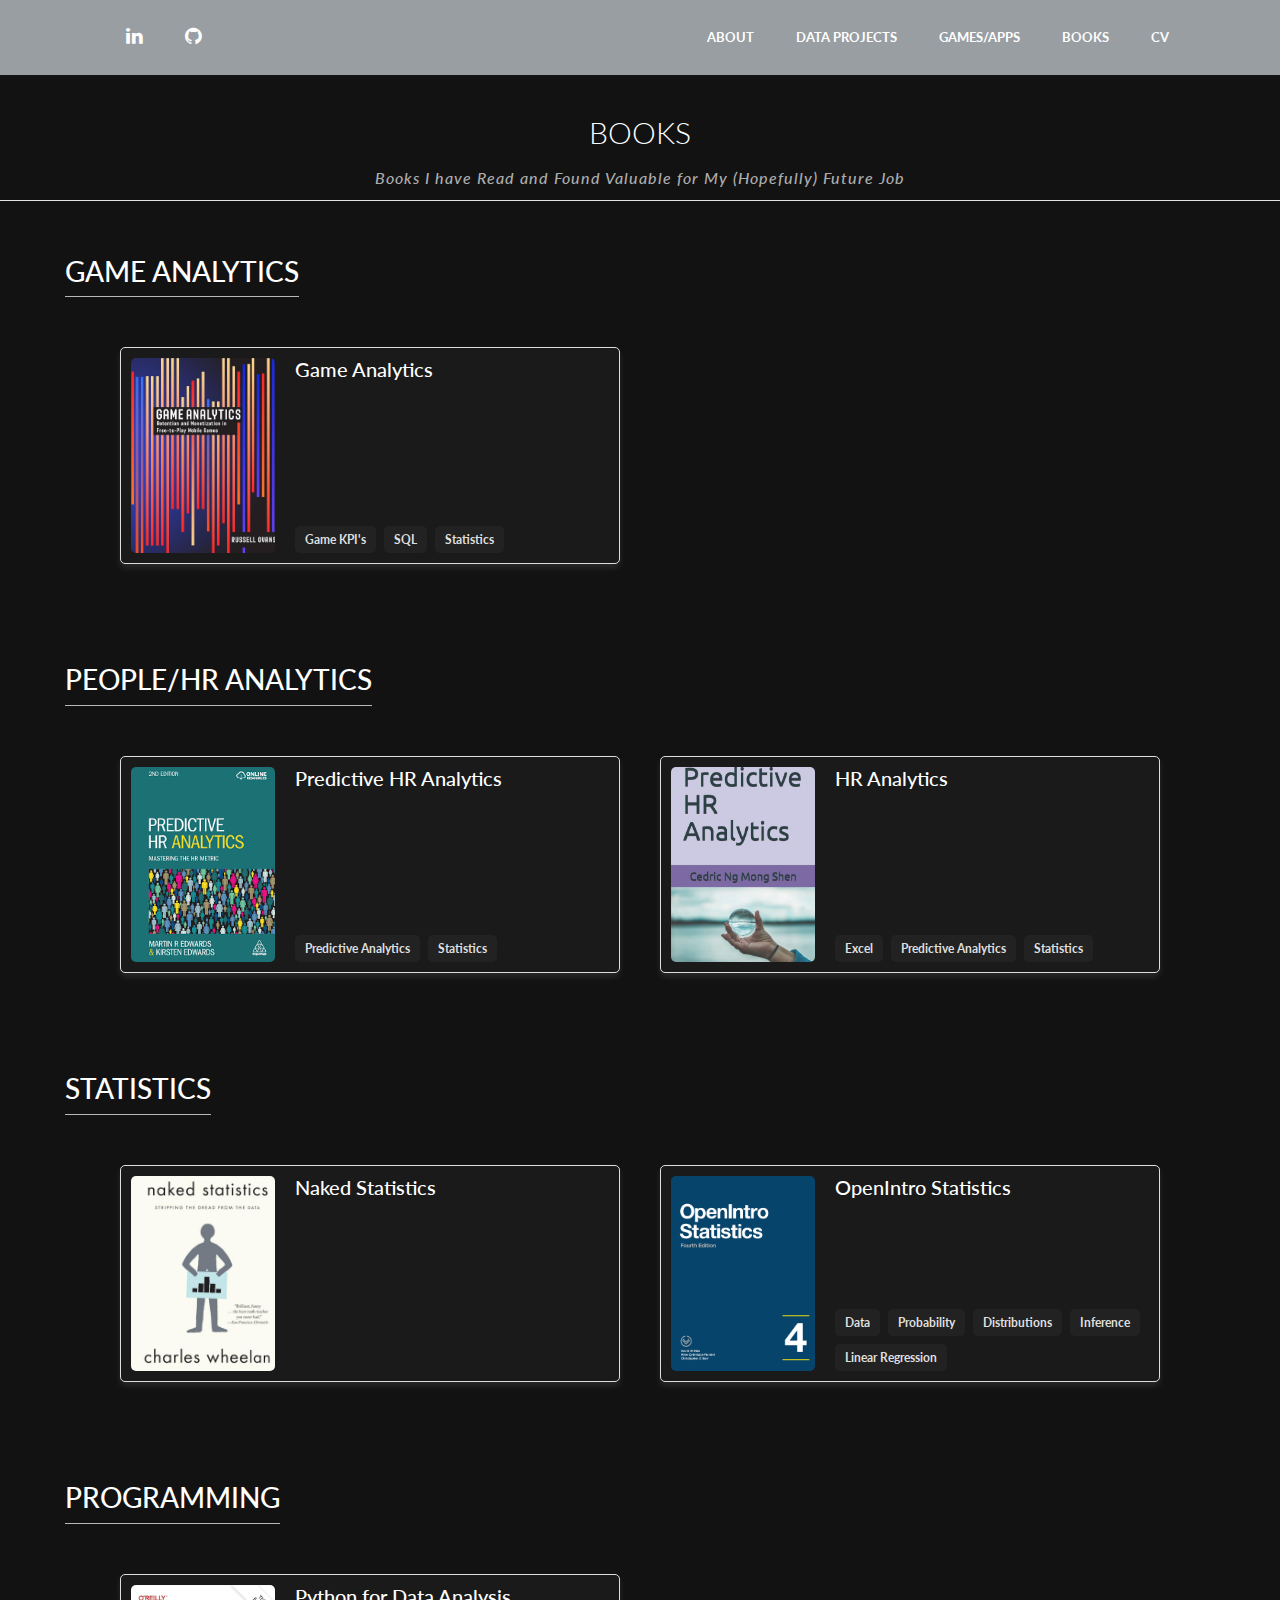
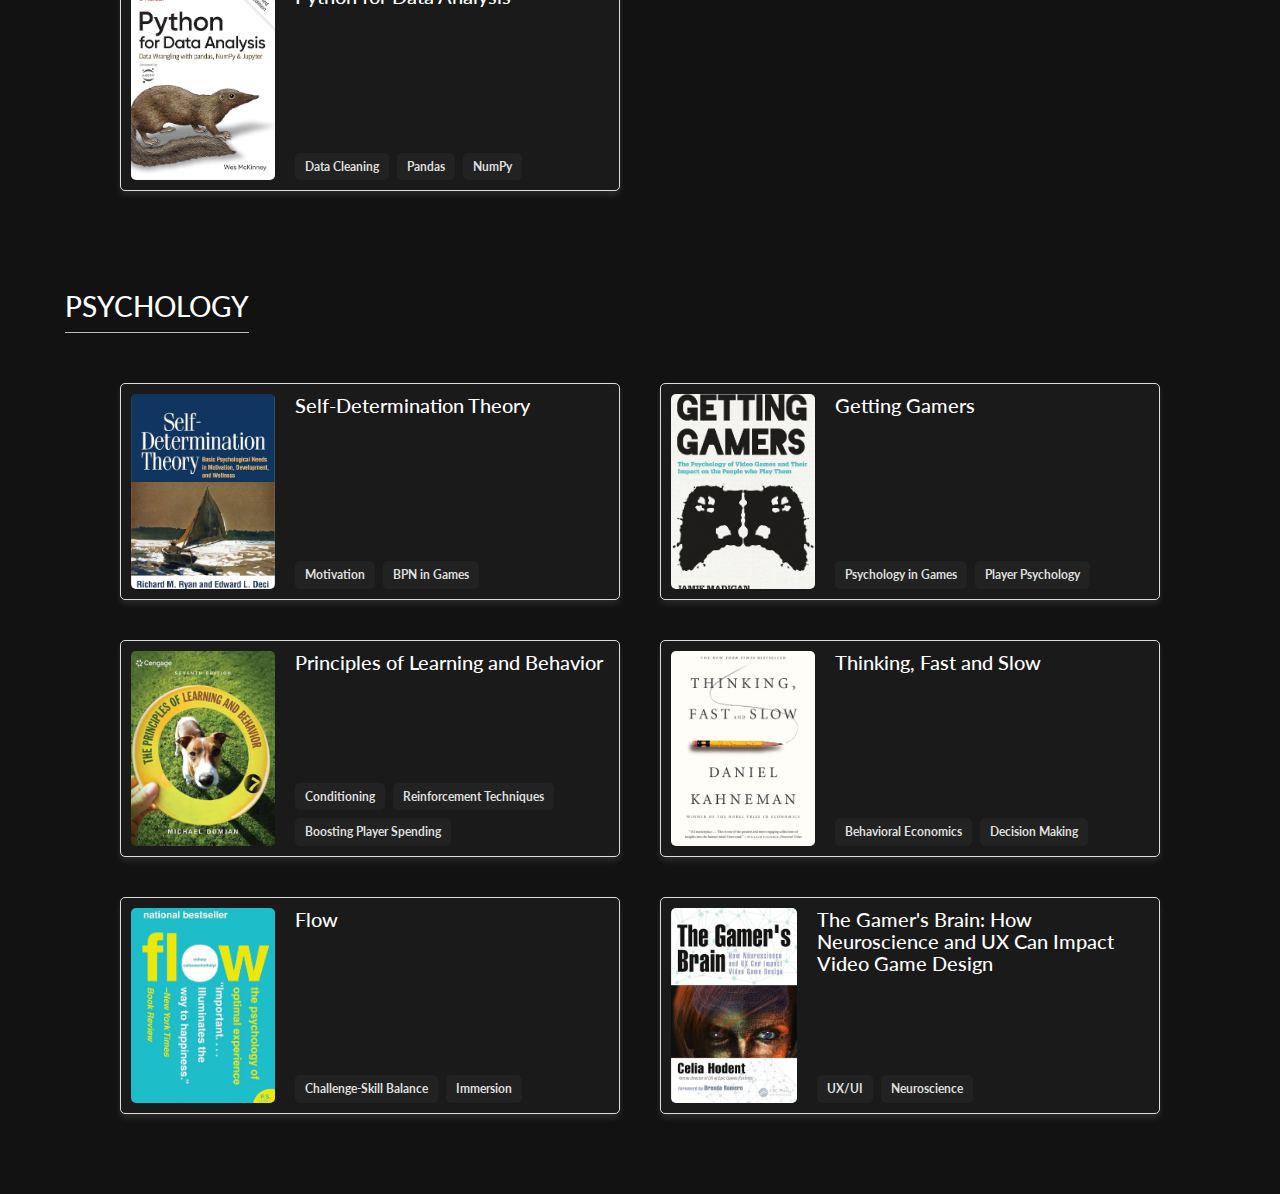
<file: books.html>
<!DOCTYPE html>
<html lang="en">

<head>
    <meta charset="utf-8">
    <meta name="viewport" content="width=device-width, initial-scale=1">
    <title>Books - Uri Martín Corella</title>
    <meta name="description" content="Experience and Books by Uri Martín Corella, Data Analyst and Game Developer">
    <meta name="keywords" content="portfolio, data analysis, game development, UI/UX design, educational games">
    <meta name="author" content="Uri Martín Corella">

    <link rel="stylesheet" type="text/css" href="css/bootstrap.css">
    <link rel="stylesheet" type="text/css" href="fonts/font-awesome/css/font-awesome.css">
    <link rel="stylesheet" href="css/style.css">
    <link rel="stylesheet" href="css/uri.css">

    <script type="text/javascript" src="js/modernizr.custom.js"></script>
    <style>
        .navbar-default {
            background-color: #989ea2 !important;
            transition: background-color 0.3s ease, box-shadow 0.3s ease !important;
        }

        .navbar-default.scrolled {
            background-color: transparent !important;
            box-shadow: 0 4px 6px rgba(0, 0, 0, 0.1) !important;
        }
    </style>
</head>

<body>
    <nav id="menu" class="navbar navbar-default navbar-fixed-top">
        <div class="container">
            <div class="navbar-header">
                <button type="button" class="navbar-toggle collapsed" data-toggle="collapse"
                    data-target="#bs-example-navbar-collapse-1">
                    <span class="sr-only">Toggle navigation</span>
                    <span class="icon-bar"></span>
                    <span class="icon-bar"></span>
                    <span class="icon-bar"></span>
                </button>
            </div>

            <div class="collapse navbar-collapse" id="bs-example-navbar-collapse-1">
                <ul class="nav navbar-nav navbar-left">
                    <li><a href="https://www.linkedin.com/in/urimartincorella/"><i class="fa fa-linkedin"
                                style="font-size: 1.5em;"></i></a></li>
                    <li><a href="https://github.com/dendritaDev"><i class="fa fa-github"
                                style="font-size: 1.5em;"></i></a></li>
                </ul>
                <ul class="nav navbar-nav navbar-right">
                    <li>
                        <a href="index.html">About</a>
                    </li>
                    <li>
                        <a href="projects.html">Data Projects</a>
                    </li>
                    <li>
                        <a href="videogames.html">Games/Apps</a>
                    </li>
                    <li>
                        <a href="books.html">Books</a>
                    </li>
                    <li>
                        <a href="Oriol Martín Corella.pdf" download="CV Uri Martín Corella.pdf">CV</a>
                    </li>
                </ul>
            </div>
        </div>
    </nav>

    <!-- Books Section -->
    <section id="books" style="background-color: #121212; color: #ffffff; padding-top: 60px; ">
        <div class="container-fluid">
            <div class="section-header">
                <h2 style="color: #ffffff; margin-bottom: 20px;">Books</h2>
                <h5 style="margin-top: 25px; margin-bottom: -20px;"><em>Books I have Read and Found Valuable for My
                        (Hopefully) Future Job</em></h5>
                <div class="fancy"><span></span></div>
            </div>


            <!-- Game Analytics Section -->
            <div class="genre-section">
                <h3 class="genre-title">Game Analytics</h3>
                <div class="book-grid">
                    <div class="book-item">
                        <img src="img/Books/Game Analytics.jpg" alt="Book 5">
                        <div class="book-details">
                            <h4>Game Analytics</h4>
                            <div class="topics">
                                <span class="topic">Game KPI's</span>
                                <span class="topic">SQL</span>
                                <span class="topic">Statistics</span>
                            </div>
                        </div>
                    </div>
                    <div class="book-item" style="visibility: hidden;">
                        <div class="book-details">
                            <!-- No content -->
                        </div>
                    </div>

                </div>
            </div>

            <!-- People Analytics Section -->
            <div class="genre-section">
                <h3 class="genre-title">People/HR Analytics</h3>
                <div class="book-grid">
                    <div class="book-item">
                        <img src="img/Books/HrAnalyticsEdwards.png" alt="Book 5">
                        <div class="book-details">
                            <h4>Predictive HR Analytics</h4>
                            <div class="topics">
                                <span class="topic">Predictive Analytics</span>
                                <span class="topic">Statistics</span>
                            </div>
                        </div>
                    </div>
                    <div class="book-item">
                        <img src="img/Books/HR Analytics Cedric.jpg" alt="Book 5">
                        <div class="book-details">
                            <h4>HR Analytics</h4>
                            <div class="topics">
                                <span class="topic">Excel</span>
                                <span class="topic">Predictive Analytics</span>
                                <span class="topic">Statistics</span>
                            </div>
                        </div>
                    </div>

                </div>
            </div>

            <!-- Statistics Section -->
            <div class="genre-section">
                <h3 class="genre-title">Statistics</h3>
                <div class="book-grid">
                    <div class="book-item">
                        <img src="img/Books/NakedStatistics.jpg" alt="Book 5">
                        <div class="book-details">
                            <h4>Naked Statistics</h4>
                        </div>
                    </div>
                    <div class="book-item">
                        <img src="img/Books/OpenIntroStatistics.jpg" alt="Book 6">
                        <div class="book-details">
                            <h4>OpenIntro Statistics</h4>
                            <div class="topics">
                                <span class="topic">Data</span>
                                <span class="topic">Probability</span>
                                <span class="topic">Distributions</span>
                                <span class="topic">Inference</span>
                                <span class="topic">Linear Regression</span>
                            </div>
                        </div>
                    </div>
                </div>
            </div>

            <!-- Programming Section -->
            <div class="genre-section">
                <h3 class="genre-title">Programming</h3>
                <div class="book-grid">
                    <div class="book-item">
                        <img src="img/Books/PtyhonDA.jpg" alt="Book 5">
                        <div class="book-details">
                            <h4>Python for Data Analysis</h4>
                            <div class="topics">
                                <span class="topic">Data Cleaning</span>
                                <span class="topic">Pandas</span>
                                <span class="topic">NumPy</span>
                            </div>
                        </div>

                    </div>
                    <div class="book-item" style="visibility: hidden;">
                        <div class="book-details">
                            <!-- No content -->
                        </div>
                    </div>
                </div>
            </div>

            <!-- Psychology Section -->
            <div class="genre-section">
                <h3 class="genre-title">Psychology</h3>
                <div class="book-grid">
                    <!-- Self-Determination Theory -->
                    <div class="book-item">
                        <img src="img/Books/SelfDeterminationTheory.jpg" alt="Self-Determination Theory">
                        <div class="book-details">
                            <h4>Self-Determination Theory</h4>
                            <div class="topics">
                                <span class="topic">Motivation</span>
                                <span class="topic">BPN in Games</span>
                            </div>
                        </div>
                    </div>
                    <!-- Getting Gamers -->
                    <div class="book-item">
                        <img src="img/Books/GettingGamers.jpg" alt="Getting Gamers">
                        <div class="book-details">
                            <h4>Getting Gamers</h4>
                            <div class="topics">
                                <span class="topic">Psychology in Games</span>
                                <span class="topic">Player Psychology</span>
                            </div>
                        </div>
                    </div>
                    <!-- Principles of Learning and Behavior -->
                    <div class="book-item">
                        <img src="img/Books/PrinciplesLearningBehavior.jpg" alt="Principles of Learning and Behavior">
                        <div class="book-details">
                            <h4>Principles of Learning and Behavior</h4>
                            <div class="topics">
                                <span class="topic">Conditioning</span>
                                <span class="topic">Reinforcement Techniques</span>
                                <span class="topic">Boosting Player Spending</span>
                            </div>
                        </div>
                    </div>
                    <!-- Thinking, Fast and Slow -->
                    <div class="book-item">
                        <img src="img/Books/ThinkingFastSlow.jpg" alt="Thinking, Fast and Slow">
                        <div class="book-details">
                            <h4>Thinking, Fast and Slow</h4>
                            <div class="topics">
                                <span class="topic">Behavioral Economics</span>
                                <span class="topic">Decision Making</span>
                            </div>
                        </div>
                    </div>
                    <!-- Flow -->
                    <div class="book-item">
                        <img src="img/Books/Flow.jpg" alt="Flow">
                        <div class="book-details">
                            <h4>Flow</h4>
                            <div class="topics">
                                <span class="topic">Challenge-Skill Balance</span>
                                <span class="topic">Immersion</span>
                            </div>
                        </div>
                    </div>
                    <!-- UXUI -->
                    <div class="book-item">
                        <img src="img/Books/UXUI.jpg" alt="Flow">
                        <div class="book-details">
                            <h4>The Gamer's Brain: How Neuroscience and UX Can Impact Video Game Design</h4>
                            <div class="topics">
                                <span class="topic">UX/UI</span>
                                <span class="topic">Neuroscience</span>
                            </div>
                        </div>
                    </div>
                </div>
            </div>




        </div>
    </section>


    <script src="https://ajax.googleapis.com/ajax/libs/jquery/1.11.1/jquery.min.js"></script>
    <script type="text/javascript" src="js/bootstrap.js"></script>
    <script>
        window.addEventListener('scroll', function () {
            const navbar = document.getElementById('menu'); // Selecciona por ID
            if (window.scrollY > 50) {
                navbar.classList.add('scrolled');
            } else {
                navbar.classList.remove('scrolled');
            }
        });

    </script>
</body>

</html>
</file>
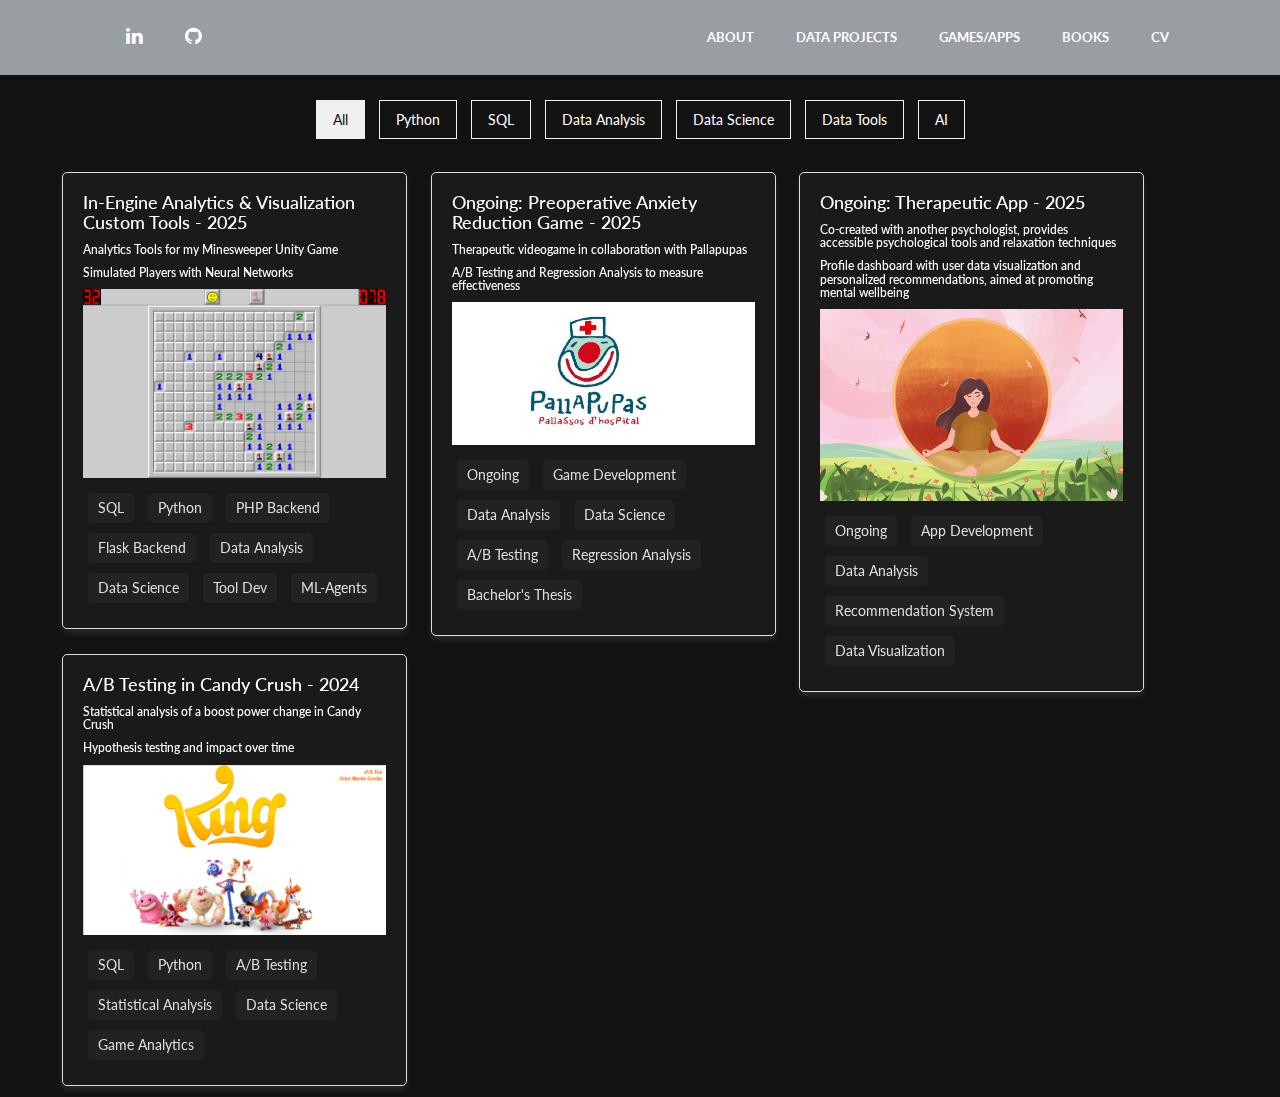
<file: projects.html>
<!DOCTYPE html>
<html lang="en">

<head>
    <meta charset="utf-8">
    <meta name="viewport" content="width=device-width, initial-scale=1">
    <title>Projects - Uri Martín Corella</title>
    <meta name="description" content="Projects by Uri Martín Corella, Data Analyst and Game Developer">
    <meta name="keywords" content="portfolio, data analysis, game development, UI/UX design, educational games">
    <meta name="author" content="Uri Martín Corella">

    <link rel="stylesheet" type="text/css" href="css/bootstrap.css">
    <link rel="stylesheet" type="text/css" href="fonts/font-awesome/css/font-awesome.css">
    <link rel="stylesheet" href="css/nivo-lightbox.css">
    <link rel="stylesheet" href="css/nivo_lightbox_themes/default/default.css">
    <link href="css/owl.carousel.css" rel="stylesheet" media="screen">
    <link href="css/owl.theme.css" rel="stylesheet" media="screen">
    <link rel="stylesheet" type="text/css" href="css/style.css">
    <link rel="stylesheet" type="text/css" href="css/responsive.css">
    <link rel="stylesheet" type="text/css" href="css/projects.css">
    <script type="text/javascript" src="js/modernizr.custom.js"></script>

    <style>
        .navbar-default {
            background-color: #989ea2 !important;
            transition: background-color 0.3s ease, box-shadow 0.3s ease !important;
        }

        .navbar-default.scrolled {
            background-color: transparent !important;
            box-shadow: 0 4px 6px rgba(0, 0, 0, 0.1) !important;
        }

        .cat li a {
            border-color: #f0f0f0 !important;
            /* Set the desired color for the border */
        }

        .cat li a:hover,
        .cat li a.active {
            background-color: #f0f0f0 !important;
            color: #121212 !important;
        }

        /* Styles for the icons */
        .hover-text a i {
            border: 1px solid #f0f0f0;
            border-radius: 5px;
            padding: 8px;
            transition: all 0.3s ease;
            background-color: rgba(113, 113, 113, 0.397) !important;
            /* Add this line */
        }

        .hover-text a:hover i {
            background-color: #f0f0f0;
            /* Light gray background on hover */
            color: #121212;
            /* Dark gray text color on hover */
        }
    </style>

</head>

<body>
    <nav id="menu" class="navbar navbar-default navbar-fixed-top">
        <div class="container">
            <div class="navbar-header">
                <button type="button" class="navbar-toggle collapsed" data-toggle="collapse"
                    data-target="#bs-example-navbar-collapse-1">
                    <span class="sr-only">Toggle navigation</span>
                    <span class="icon-bar"></span>
                    <span class="icon-bar"></span>
                    <span class="icon-bar"></span>
                </button>
            </div>
    
            <div class="collapse navbar-collapse" id="bs-example-navbar-collapse-1">
                <ul class="nav navbar-nav navbar-left">
                    <li><a href="https://www.linkedin.com/in/urimartincorella/"><i class="fa fa-linkedin"
                                style="font-size: 1.5em;"></i></a></li>
                    <li><a href="https://github.com/dendritaDev"><i class="fa fa-github"
                                style="font-size: 1.5em;"></i></a></li>
                </ul>
                <ul class="nav navbar-nav navbar-right">
                    <li>
                        <a href="index.html">About</a>
                    </li>
                    <li>
                        <a href="projects.html">Data Projects</a>
                    </li>
                    <li>
                        <a href="videogames.html">Games/Apps</a>
                    </li>
                    <li>
                        <a href="books.html">Books</a>
                    </li>
                    <li>
                        <a href="Oriol Martín Corella.pdf" download="CV Uri Martín Corella.pdf">CV</a>
                    </li>
                </ul>
            </div>
        </div>
    </nav>

    <section id="projects">
        <div class="container">
            <div class="text-center" style="margin-top: 110px;">
                <ul class="list-inline cat">
                    <li><a href="#" data-filter="*" class="active">All</a></li>
                    <li><a href="#" data-filter=".python">Python</a></li>
                    <li><a href="#" data-filter=".sql">SQL</a></li>
                    <li><a href="#" data-filter=".data-analysis">Data Analysis</a></li>
                    <li><a href="#" data-filter=".data-science">Data Science</a></li>
                    <li><a href="#" data-filter=".data-tools">Data Tools</a></li>
                    <li><a href="#" data-filter=".ai">AI</a></li>
                </ul>
            </div>
        </div>

        <div class="container-fluid" style="margin-left: 50px;">
            <div id="itemsWork" class="row text-center">

                <!-- Proyecto 1: Minesweeper -->
                <div
                    class="col-xs-12 col-sm-6 col-md-3 col-lg-3 nopadding python sql data-analysis data-science data-tools ai">
                    <div class="box">
                        <div class="hover-bg">
                            <div class="hover-text off">
                                <a href="Projects/Minesweeper.html"><i class="fa fa-eye"></i></a>
                            </div>
                            <div class="project-content">
                                <h4>In-Engine Analytics & Visualization Custom Tools - 2025</h4>
                                <h6>Analytics Tools for my Minesweeper Unity Game</h6>
                                <h6>Simulated Players with Neural Networks</h6>
                                <img src="img/portfolio/minesweeper.png" class="img-responsive" alt="Minesweeper">
                                <div class="project-tags">
                                    <span>SQL</span>
                                    <span>Python</span>
                                    <span>PHP Backend</span>
                                    <span>Flask Backend</span>
                                    <span>Data Analysis</span>
                                    <span>Data Science</span>
                                    <span>Tool Dev</span>
                                    <span>ML-Agents</span>
                                </div>
                            </div>
                        </div>
                    </div>
                </div>

                 <!-- Proyecto 3: Videogame for Preoperative Anxiety Reduction -->
                 <div class="col-xs-12 col-sm-6 col-md-3 col-lg-3 nopadding python sql data-analysis data-science">

                    <div class="box">
                        <div class="hover-bg">
                            <div class="hover-text off">
                                <a href="https://www.pallapupas.org/" target="_blank"><i class="fa fa-eye"></i></a>
                                <!-- Enlace al sitio de Pallapupas -->
                            </div>
                            <div class="project-content">
                                <h4>Ongoing: Preoperative Anxiety Reduction Game - 2025</h4>
                                <h6>Therapeutic videogame in collaboration with Pallapupas</h6>
                                <h6>A/B Testing and Regression Analysis to measure effectiveness</h6>
                                <img src="img/pallapupas_logo-pallassos.png" class="img-responsive"
                                    alt="Ongoing Project">
                                <div class="project-tags">
                                    <span>Ongoing</span>
                                    <span>Game Development</span>
                                    <span>Data Analysis</span>
                                    <span>Data Science</span>
                                    <span>A/B Testing</span>
                                    <span>Regression Analysis</span>
                                    <span>Bachelor's Thesis</span>
                                </div>
                            </div>
                        </div>
                    </div>
                </div>

                <!-- Proyecto 4: Therapeutic App -->
                <div class="col-xs-12 col-sm-6 col-md-3 col-lg-3 nopadding python sql data-analysis data-science">

                    <div class="box">
                        <div class="hover-bg">
                            <div class="project-content">
                                <h4>Ongoing: Therapeutic App - 2025</h4>
                                <h6>Co-created with another psychologist, provides accessible psychological tools and relaxation techniques </h6>
                                <h6>Profile dashboard with user data visualization and personalized recommendations, aimed at promoting mental wellbeing</h6>
                                <img src="img/Games/TherapeuticAPp.png" class="img-responsive"
                                    alt="Ongoing Project">
                                <div class="project-tags">
                                    <span>Ongoing</span>
                                    <span>App Development</span>
                                    <span>Data Analysis</span>
                                    <span>Recommendation System</span>
                                    <span>Data Visualization</span>
                                </div>
                            </div>
                        </div>
                    </div>
                </div>

                <!-- Proyecto 2: A/B Testing -->
                <div class="col-xs-12 col-sm-6 col-md-3 col-lg-3 nopadding python sql data-analysis data-science">
                    <div class="box">
                        <div class="hover-bg">
                            <div class="hover-text off">
                                <a href="Projects/AB_Testing.html"><i class="fa fa-eye"></i></a>
                            </div>
                            <div class="project-content">
                                <h4>A/B Testing in Candy Crush - 2024</h4>
                                <h6>Statistical analysis of a boost power change in Candy Crush</h6>
                                <h6>Hypothesis testing and impact over time</h6>
                                <img src="img/portfolio/CandyCrushAB/0.png" class="img-responsive" alt="A/B Testing">
                                <div class="project-tags">
                                    <span>SQL</span>
                                    <span>Python</span>
                                    <span>A/B Testing</span>
                                    <span>Statistical Analysis</span>
                                    <span>Data Science</span>
                                    <span>Game Analytics</span>
                                </div>
                            </div>
                        </div>
                    </div>
                </div>

            </div>
        </div>







    </section>


    <script src="https://ajax.googleapis.com/ajax/libs/jquery/1.11.1/jquery.min.js"></script>
    <script type="text/javascript" src="js/bootstrap.js"></script>
    <script type="text/javascript" src="js/owl.carousel.js"></script>
    <script type="text/javascript" src="js/jquery.isotope.js"></script>
    <script type="text/javascript" src="js/nivo-lightbox.min.js"></script>
    <script type="text/javascript" src="js/main.js"></script>
    <script type="text/javascript" src="js/projects.js"></script>

</body>

</html>
</file>
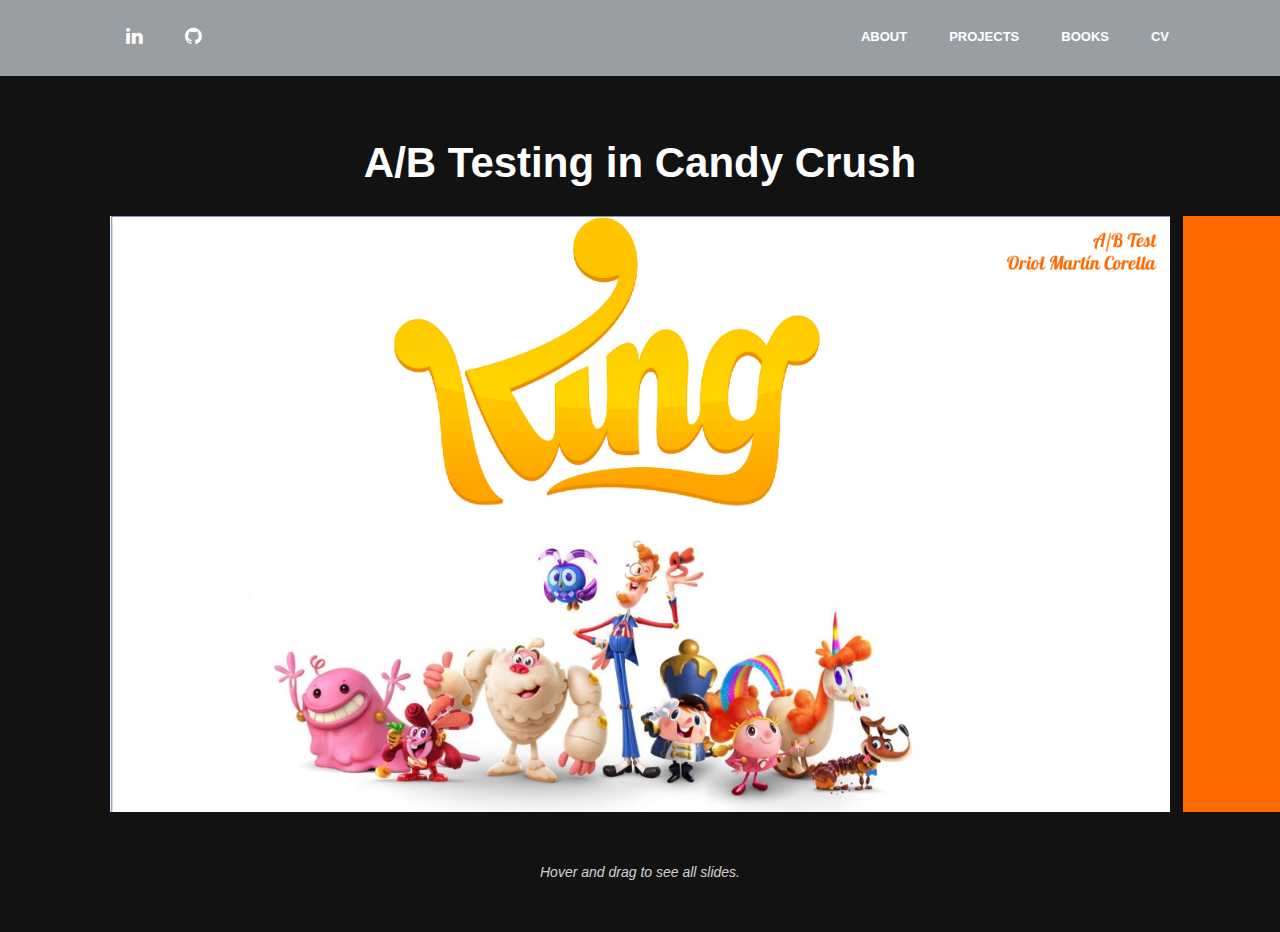
<file: Projects/AB_Testing.html>
<!DOCTYPE html>
<html lang="en">

<head>
  <meta charset="utf-8" />
  <meta name="viewport" content="width=device-width, initial-scale=1" />
  <title>A/B Testing in Candy Crush</title>

  <!-- Google tag (gtag.js) -->
  <script async src="https://www.googletagmanager.com/gtag/js?id=G-Z7PHX8C54H"></script>
  <script>
    window.dataLayer = window.dataLayer || [];
    function gtag() { dataLayer.push(arguments); }
    gtag('js', new Date());

    gtag('config', 'G-Z7PHX8C54H');
  </script>

  <!-- Swiper CSS -->
  <link rel="stylesheet" href="https://unpkg.com/swiper/swiper-bundle.min.css" />

  <!-- Bootstrap y Font Awesome (ajusta la ruta si es necesario) -->
  <link rel="stylesheet" type="text/css" href="../css/bootstrap.css" />
  <link rel="stylesheet" type="text/css" href="../fonts/font-awesome/css/font-awesome.css" />

  <!-- Tu hoja de estilos principal (ajusta la ruta si es necesario) -->
  <link rel="stylesheet" type="text/css" href="../css/style.css" />

  <style>
    body {
      background-color: #121212;
      color: #ffffff;
      margin: 0;
      padding: 0;
      font-family: sans-serif;
    }

    .navbar-default {
      background-color: #989ea2 !important;
      transition: background-color 0.3s ease, box-shadow 0.3s ease !important;
    }

    .navbar-default.scrolled {
      background-color: transparent !important;
      box-shadow: 0 4px 6px rgba(0, 0, 0, 0.1) !important;
    }

    /* Contenedor del contenido principal */
    #project-details {
      padding-top: 120px;
      /* Ajusta según la altura de tu navbar */
      text-align: center;
    }

    .project-title {
      font-size: 3em;
      margin-bottom: 30px;
    }

    /* Contenedor de Swiper centrado en la página */
    .swiper-container {
      width: 90%;
      /* Ajusta el porcentaje si quieres más grande o más pequeño */
      max-width: 1400px;
      margin: 0 auto 50px auto;
      /* 20px de margen inferior para separar del texto cursivo */
    }

    /* Cada slide va a centrar su contenido */
    .swiper-slide {
      display: flex;
      justify-content: center;
      align-items: center;
    }

    /* Imagen dentro de cada slide */
    .swiper-slide img {
      /* max-width: 100% haría que no se pase del 100% del .swiper-slide */
      /* Si quieres que se vean aún más grandes en pantallas anchas, sube el % */
      max-width: 110%;
      height: auto;
      object-fit: contain;
    }

    /* Flechas de navegación de Swiper */
    .swiper-button-next,
    .swiper-button-prev {
      color: #ffffff;
      /* Flechas blancas */
    }

    /* Texto de instrucciones en cursiva debajo del carrusel */
    .swiper-instructions {
      font-style: italic;
      opacity: 0.8;
      margin-bottom: 50px;
    }
  </style>
</head>

<body>

  <!-- Navbar -->
  <nav id="menu" class="navbar navbar-default navbar-fixed-top">
    <div class="container">
      <div class="navbar-header">
        <button type="button" class="navbar-toggle collapsed" data-toggle="collapse"
          data-target="#bs-example-navbar-collapse-1">
          <span class="sr-only">Toggle navigation</span>
          <span class="icon-bar"></span>
          <span class="icon-bar"></span>
          <span class="icon-bar"></span>
        </button>
      </div>

      <div class="collapse navbar-collapse" id="bs-example-navbar-collapse-1">
        <ul class="nav navbar-nav navbar-left">
          <li>
            <a href="https://www.linkedin.com/in/urimartincorella/">
              <i class="fa fa-linkedin" style="font-size: 1.5em;"></i>
            </a>
          </li>
          <li>
            <a href="https://github.com/dendritaDev">
              <i class="fa fa-github" style="font-size: 1.5em;"></i>
            </a>
          </li>
        </ul>
        <ul class="nav navbar-nav navbar-right">
          <li><a href="../index.html">About</a></li>
          <li><a href="../projects.html">Projects</a></li>
          <li><a href="../books.html">Books</a></li>
          <li><a href="../Oriol Martín Corella.pdf" download="CV Uri Martín Corella.pdf">CV</a></li>
        </ul>
      </div>
    </div>
  </nav>
  <!-- Fin Navbar -->

  <section id="project-details">
    <div class="container">
      <h1 class="project-title">A/B Testing in Candy Crush</h1>

      <!-- Swiper main container -->
      <div class="swiper-container">
        <!-- Wrapper para las diapositivas -->
        <!-- Wrapper para las diapositivas -->
        <div class="swiper-wrapper">
          <!-- Generando imágenes del 0 al 51 -->
          <div class="swiper-slide"><img src="../img/portfolio/CandyCrushAB/0.png" alt="Slide 0"></div>
          <div class="swiper-slide"><img src="../img/portfolio/CandyCrushAB/1.png" alt="Slide 1"></div>
          <div class="swiper-slide"><img src="../img/portfolio/CandyCrushAB/2.png" alt="Slide 2"></div>
          <div class="swiper-slide"><img src="../img/portfolio/CandyCrushAB/3.png" alt="Slide 3"></div>
          <div class="swiper-slide"><img src="../img/portfolio/CandyCrushAB/4.png" alt="Slide 4"></div>
          <div class="swiper-slide"><img src="../img/portfolio/CandyCrushAB/5.png" alt="Slide 5"></div>
          <div class="swiper-slide"><img src="../img/portfolio/CandyCrushAB/6.png" alt="Slide 6"></div>
          <div class="swiper-slide"><img src="../img/portfolio/CandyCrushAB/7.png" alt="Slide 7"></div>
          <div class="swiper-slide"><img src="../img/portfolio/CandyCrushAB/8.png" alt="Slide 8"></div>
          <div class="swiper-slide"><img src="../img/portfolio/CandyCrushAB/9.png" alt="Slide 9"></div>
          <div class="swiper-slide"><img src="../img/portfolio/CandyCrushAB/10.png" alt="Slide 10"></div>
          <div class="swiper-slide"><img src="../img/portfolio/CandyCrushAB/11.png" alt="Slide 11"></div>
          <div class="swiper-slide"><img src="../img/portfolio/CandyCrushAB/12.png" alt="Slide 12"></div>
          <div class="swiper-slide"><img src="../img/portfolio/CandyCrushAB/13.png" alt="Slide 13"></div>
          <div class="swiper-slide"><img src="../img/portfolio/CandyCrushAB/14.png" alt="Slide 14"></div>
          <div class="swiper-slide"><img src="../img/portfolio/CandyCrushAB/15.png" alt="Slide 15"></div>
          <div class="swiper-slide"><img src="../img/portfolio/CandyCrushAB/16.png" alt="Slide 16"></div>
          <div class="swiper-slide"><img src="../img/portfolio/CandyCrushAB/17.png" alt="Slide 17"></div>
          <div class="swiper-slide"><img src="../img/portfolio/CandyCrushAB/18.png" alt="Slide 18"></div>
          <div class="swiper-slide"><img src="../img/portfolio/CandyCrushAB/19.png" alt="Slide 19"></div>
          <div class="swiper-slide"><img src="../img/portfolio/CandyCrushAB/20.png" alt="Slide 20"></div>
          <div class="swiper-slide"><img src="../img/portfolio/CandyCrushAB/21.png" alt="Slide 21"></div>
          <div class="swiper-slide"><img src="../img/portfolio/CandyCrushAB/22.png" alt="Slide 22"></div>
          <div class="swiper-slide"><img src="../img/portfolio/CandyCrushAB/23.png" alt="Slide 23"></div>
          <div class="swiper-slide"><img src="../img/portfolio/CandyCrushAB/24.png" alt="Slide 24"></div>
          <div class="swiper-slide"><img src="../img/portfolio/CandyCrushAB/25.png" alt="Slide 25"></div>
          <div class="swiper-slide"><img src="../img/portfolio/CandyCrushAB/26.png" alt="Slide 26"></div>
          <div class="swiper-slide"><img src="../img/portfolio/CandyCrushAB/27.png" alt="Slide 27"></div>
          <div class="swiper-slide"><img src="../img/portfolio/CandyCrushAB/28.png" alt="Slide 28"></div>
          <div class="swiper-slide"><img src="../img/portfolio/CandyCrushAB/29.png" alt="Slide 29"></div>
          <div class="swiper-slide"><img src="../img/portfolio/CandyCrushAB/30.png" alt="Slide 30"></div>
          <div class="swiper-slide"><img src="../img/portfolio/CandyCrushAB/31.png" alt="Slide 31"></div>
          <div class="swiper-slide"><img src="../img/portfolio/CandyCrushAB/32.png" alt="Slide 32"></div>
          <div class="swiper-slide"><img src="../img/portfolio/CandyCrushAB/33.png" alt="Slide 33"></div>
          <div class="swiper-slide"><img src="../img/portfolio/CandyCrushAB/34.png" alt="Slide 34"></div>
          <div class="swiper-slide"><img src="../img/portfolio/CandyCrushAB/35.png" alt="Slide 35"></div>
          <div class="swiper-slide"><img src="../img/portfolio/CandyCrushAB/36.png" alt="Slide 36"></div>
          <div class="swiper-slide"><img src="../img/portfolio/CandyCrushAB/37.png" alt="Slide 37"></div>
          <div class="swiper-slide"><img src="../img/portfolio/CandyCrushAB/38.png" alt="Slide 38"></div>
          <div class="swiper-slide"><img src="../img/portfolio/CandyCrushAB/39.png" alt="Slide 39"></div>
          <div class="swiper-slide"><img src="../img/portfolio/CandyCrushAB/40.png" alt="Slide 40"></div>
          <div class="swiper-slide"><img src="../img/portfolio/CandyCrushAB/41.png" alt="Slide 41"></div>
          <div class="swiper-slide"><img src="../img/portfolio/CandyCrushAB/42.png" alt="Slide 42"></div>
          <div class="swiper-slide"><img src="../img/portfolio/CandyCrushAB/43.png" alt="Slide 43"></div>
          <div class="swiper-slide"><img src="../img/portfolio/CandyCrushAB/44.png" alt="Slide 44"></div>
          <div class="swiper-slide"><img src="../img/portfolio/CandyCrushAB/45.png" alt="Slide 45"></div>
          <div class="swiper-slide"><img src="../img/portfolio/CandyCrushAB/46.png" alt="Slide 46"></div>
          <div class="swiper-slide"><img src="../img/portfolio/CandyCrushAB/47.png" alt="Slide 47"></div>
          <div class="swiper-slide"><img src="../img/portfolio/CandyCrushAB/48.png" alt="Slide 48"></div>
          <div class="swiper-slide"><img src="../img/portfolio/CandyCrushAB/49.png" alt="Slide 49"></div>
          <div class="swiper-slide"><img src="../img/portfolio/CandyCrushAB/50.png" alt="Slide 50"></div>
          <div class="swiper-slide"><img src="../img/portfolio/CandyCrushAB/51.png" alt="Slide 51"></div>
          <div class="swiper-slide"><img src="../img/portfolio/CandyCrushAB/52.png" alt="Slide 52"></div>
          <div class="swiper-slide">
            <img src="../img/portfolio/CandyCrushAB/53.gif" alt="Candy Crush GIF">
          </div>


        </div>



      </div>

      <!-- Texto en cursiva con instrucciones de uso -->
      <p class="swiper-instructions">
        Hover and drag to see all slides.
      </p>

    </div>
  </section>

  <!-- Scripts -->
  <script src="https://unpkg.com/swiper/swiper-bundle.min.js"></script>
  <script src="https://ajax.googleapis.com/ajax/libs/jquery/1.11.1/jquery.min.js"></script>
  <script type="text/javascript" src="../js/bootstrap.js"></script>

  <script>
    // Inicializar Swiper
    new Swiper('.swiper-container', {
      loop: false,
      spaceBetween: 110, // Espacio entre imágenes
      centeredSlides: true, // Centra las imágenes en cada slide
      navigation: {
        nextEl: '.swiper-button-next',
        prevEl: '.swiper-button-prev',
      },
      // Descomenta si NO quieres permitir arrastrar con el ratón o touch:
      // allowTouchMove: false,
      // **💡 Cambios para mejorar la fluidez:**
      speed: 250, // Velocidad de transición (más bajo = más rápido)
      freeMode: true, // Permite que el usuario mueva sin "saltos"
      freeModeMomentum: false, // Evita el efecto elástico
      freeModeSticky: false, // Evita que se quede pegado a un slide

      // Deshabilita la resistencia del arrastre para un swipe más directo
      resistance: false,
      resistanceRatio: 0,

      // Ajustes táctiles para mejorar la experiencia en móvil y tablet
      touchRatio: 1, // Cuánto se mueve con el dedo (1 = realista)
      touchReleaseOnEdges: true, // Permite soltar al llegar al final

    });

    // Cambiar estilo de la navbar al hacer scroll
    window.addEventListener('scroll', function () {
      const navbar = document.getElementById('menu');
      if (window.scrollY > 50) {
        navbar.classList.add('scrolled');
      } else {
        navbar.classList.remove('scrolled');
      }
    });
  </script>
</body>

</html>
</file>
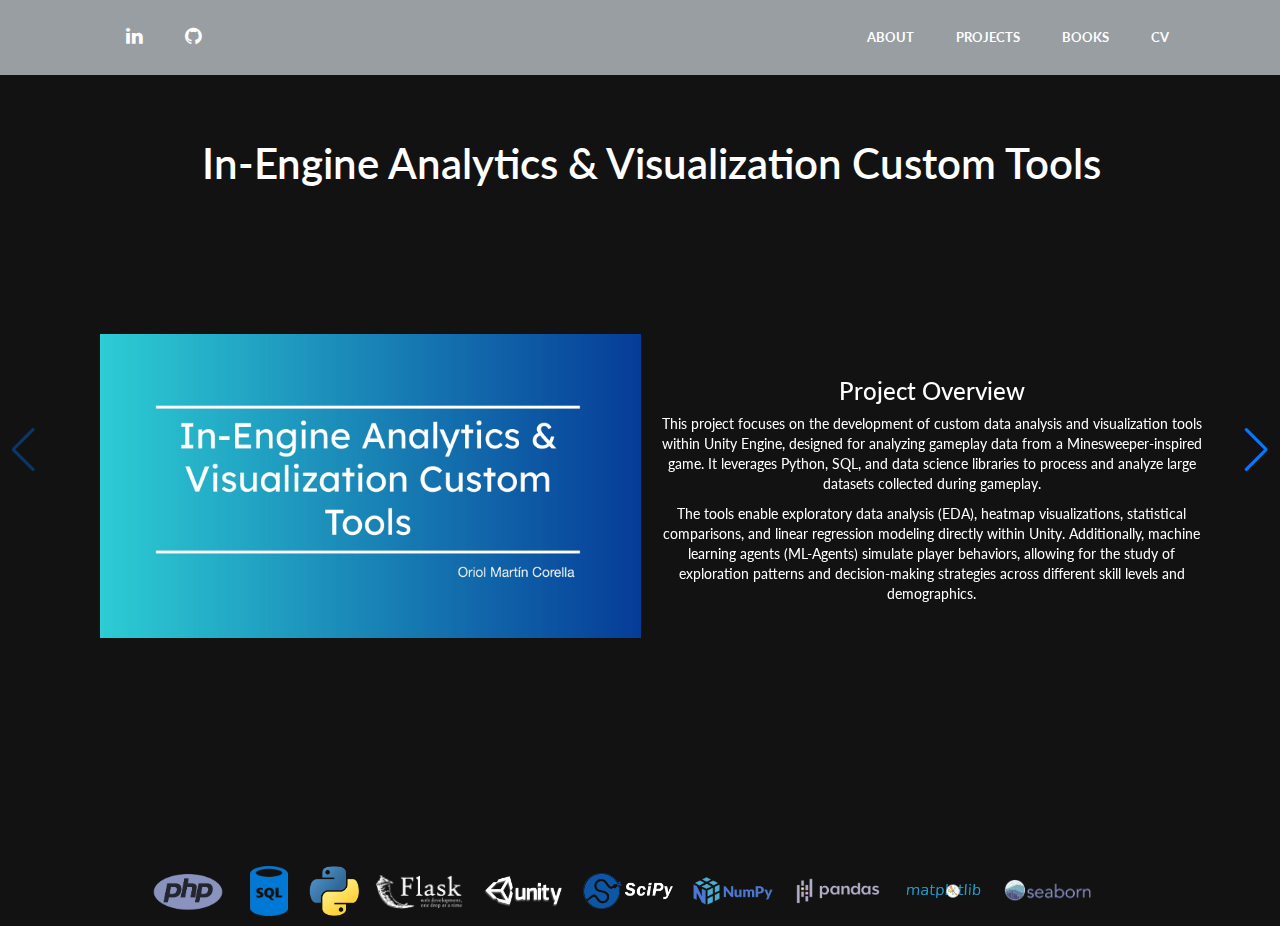
<file: Projects/Minesweeper.html>
<!DOCTYPE html>
<html lang="en">

<head>
  <meta charset="utf-8">
  <meta name="viewport" content="width=device-width, initial-scale=1">
  <title>In-Engine Analytics & Visualization Custom Tools</title>

  <!-- Google tag (gtag.js) -->
  <script async src="https://www.googletagmanager.com/gtag/js?id=G-Z7PHX8C54H"></script>
  <script>
    window.dataLayer = window.dataLayer || [];
    function gtag() { dataLayer.push(arguments); }
    gtag('js', new Date());

    gtag('config', 'G-Z7PHX8C54H');
  </script>

  <link rel="stylesheet" href="https://unpkg.com/swiper/swiper-bundle.min.css" />
  <link rel="stylesheet" type="text/css" href="../css/bootstrap.css">
  <link rel="stylesheet" type="text/css" href="../fonts/font-awesome/css/font-awesome.css">
  <link rel="stylesheet" type="text/css" href="../css/style.css">

  <style>
    body {
      background-color: #121212;
      color: #ffffff;
    }

    .navbar-default {
      background-color: #989ea2 !important;
      transition: background-color 0.3s ease, box-shadow 0.3s ease !important;
    }

    .navbar-default.scrolled {
      background-color: transparent !important;
      box-shadow: 0 4px 6px rgba(0, 0, 0, 0.1) !important;
    }

    .project-content {
      display: flex;
      align-items: center;
    }

    .image-container {
      width: 50%;
      margin-right: 20px;
    }

    .image-container img {
      width: 1000px;
      height: 500px;
      object-fit: contain;
      background-color: #121212;
    }

    .text-container {
      width: 50%;
    }

    .swiper-slide {
      width: 50%;
    }

    .swiper-slide * {
      user-select: text;
      /* Allow text selection within slides */
    }

    .project-title-container {
      text-align: center;
    }

    .project-title {
      /* Style the project title */
      font-size: 3em;
      /* Make the title larger */
      margin-bottom: 50px;
      /* Add more space below the title */
    }

    .tools-used-icons {
      display: flex;
      justify-content: center;
      /* Centra horizontalmente los íconos */
      align-items: center;
      /* Centra verticalmente */
      flex-wrap: wrap;
      /* Permite que los íconos se envuelvan en varias líneas si no caben */
      gap: 15px;
      /* Espaciado uniforme entre íconos */
      margin-top: 20px;
      padding: 10px 0;
    }

    /* Estilo base para los íconos */
    .tools-used-icons img {
      height: 50px;
      /* Altura fija para todos los íconos */
      width: auto;
      /* Mantiene las proporciones originales */
      max-width: 90px;
      /* Máximo ancho para evitar que algunos íconos sean demasiado grandes */
      object-fit: contain;
      /* Ajusta el contenido sin distorsión */
      transition: transform 0.3s ease;
      /* Efecto animado al pasar el ratón */
    }

    /* Hover effect para los íconos */
    .tools-used-icons img:hover {
      transform: scale(1.2);
      /* Aumenta ligeramente el tamaño al pasar el ratón */
      filter: brightness(1.2);
      /* Hace el ícono un poco más brillante */
    }
  </style>
</head>

<body>

  <nav id="menu" class="navbar navbar-default navbar-fixed-top">
    <div class="container">
      <div class="navbar-header">
        <button type="button" class="navbar-toggle collapsed" data-toggle="collapse"
          data-target="#bs-example-navbar-collapse-1">
          <span class="sr-only">Toggle navigation</span>
          <span class="icon-bar"></span>
          <span class="icon-bar"></span>
          <span class="icon-bar"></span>
        </button>
      </div>

      <div class="collapse navbar-collapse" id="bs-example-navbar-collapse-1">
        <ul class="nav navbar-nav navbar-left">
          <li><a href="https://www.linkedin.com/in/urimartincorella/"><i class="fa fa-linkedin"
                style="font-size: 1.5em;"></i></a></li>
          <li><a href="https://github.com/dendritaDev"><i class="fa fa-github" style="font-size: 1.5em;"></i></a></li>
        </ul>
        <ul class="nav navbar-nav navbar-right">
          <li>
            <a href="../index.html">About</a>
          </li>
          <li>
            <a href="../projects.html">Projects</a>
          </li>
          <li>
            <a href="../books.html">Books</a>
          </li>
          <li>
            <a href="../Oriol Martín Corella.pdf" download="CV Uri Martín Corella.pdf">CV</a>
          </li>
        </ul>
      </div>
    </div>
  </nav>


  <section id="project-details" style="padding-top: 20px; padding-right: 40px;">
    <div class="container project-title-container" style="width: 105%; padding: 100px;">
      <h1 class="project-title">In-Engine Analytics & Visualization Custom Tools</h1>
      <div class="swiper-container">
        <div class="swiper-wrapper">

          <!-- Slide 1 -->
          <div class="swiper-slide">
            <div class="project-content">
              <div class="image-container">
                <img src="../img/portfolio/MineSweeperImages/0.jpg" class="img-responsive" alt="App 1 Detail 1">
              </div>
              <div class="text-container">
                <h3>Project Overview</h3>
                <p>This project focuses on the development of custom data analysis and visualization tools within Unity
                  Engine,
                  designed for analyzing gameplay data from a Minesweeper-inspired game. It leverages Python, SQL, and
                  data
                  science libraries to process and analyze large datasets collected during gameplay.
                </p>
                <p>
                  The tools enable exploratory data analysis (EDA), heatmap visualizations, statistical comparisons, and
                  linear
                  regression modeling directly within Unity. Additionally, machine learning agents (ML-Agents) simulate
                  player
                  behaviors, allowing for the study of exploration patterns and decision-making strategies across
                  different skill
                  levels and demographics.
                </p>
              </div>
            </div>
          </div>

          <!-- Slide 2 -->
          <div class="swiper-slide">
            <div class="project-content">
              <div class="image-container">
                <!-- YouTube Video -->
                <iframe width="800" height="450"
                  src="https://www.youtube.com/embed/w-foPDsPHfk?rel=0&modestbranding=1&showinfo=0" frameborder="0"
                  allow="accelerometer; autoplay; encrypted-media; gyroscope; picture-in-picture" allowfullscreen>
                </iframe>
              </div>
              <div class="text-container">
                <h3>Heatmap Visualization</h3>
                <p>
                  This tool creates visual representations of player interactions on the game board.
                  I can generate heatmaps showing click density, first clicks, or mine clicks,
                  revealing patterns and tendencies in player behavior.
                </p>
              </div>
            </div>
          </div>

          <!-- Slide 3 -->
          <div class="swiper-slide">
            <div class="project-content">
              <div class="image-container">
                <!-- YouTube Video -->
                <iframe width="800" height="450"
                  src="https://www.youtube.com/embed/AsP8noX9P0A?rel=0&modestbranding=1&showinfo=0&vq=hd1080"
                  frameborder="0" allow="accelerometer; autoplay; encrypted-media; gyroscope; picture-in-picture"
                  allowfullscreen>
                </iframe>
              </div>
              <div class="text-container">
                <h3>Click Trails</h3>
                <p>
                  This tool allows for the visualization of click sequences made by players.
                  With this feature, we can understand how different player types approach the game.
                </p>
              </div>
            </div>
          </div>

          <!-- Slide 4 -->
          <div class="swiper-slide">
            <div class="project-content">
              <div class="image-container">
                <!-- YouTube Video -->
                <iframe width="800" height="450"
                  src="https://www.youtube.com/embed/9ECyzR80ARc?rel=0&modestbranding=1&showinfo=0&vq=hd1080"
                  frameborder="0" allow="accelerometer; autoplay; encrypted-media; gyroscope; picture-in-picture"
                  allowfullscreen>
                </iframe>
              </div>
              <div class="text-container">
                <h3>Exploratory Analysis</h3>
                <p>
                  This tool allows for the examination of individual variables such as game duration, click count, and
                  efficiency.
                  It can generate histograms, box plots, and scatter plots to explore distributions and relationships
                  within the data.
                </p>
              </div>
            </div>
          </div>

          <!-- Slide 5 -->
          <div class="swiper-slide">
            <div class="project-content">
              <div class="image-container">
                <!-- YouTube Video -->
                <iframe width="800" height="450"
                  src="https://www.youtube.com/embed/YgNSRVaW3ik?rel=0&modestbranding=1&showinfo=0&vq=hd1080"
                  frameborder="0" allow="accelerometer; autoplay; encrypted-media; gyroscope; picture-in-picture"
                  allowfullscreen>
                </iframe>
              </div>
              <div class="text-container">
                <h3>Group Comparison</h3>
                <p>
                  This tool allows for the comparison of player groups.
                  It can analyze whether there are significant differences in their performance using statistical tests
                  and visualize the results with bar charts.
                </p>
              </div>
            </div>
          </div>

          <!-- Slide 6 -->
          <div class="swiper-slide">
            <div class="project-content">
              <div class="image-container">
                <!-- YouTube Video -->
                <iframe width="800" height="450"
                  src="https://www.youtube.com/embed/J9tLR6Hxsf4?rel=0&modestbranding=1&showinfo=0&vq=hd1080"
                  frameborder="0" allow="accelerometer; autoplay; encrypted-media; gyroscope; picture-in-picture"
                  allowfullscreen>
                </iframe>
              </div>
              <div class="text-container">
                <h3>Regression Analysis</h3>
                <p>
                  This tool investigates the influence of different factors on player outcomes.
                  It can identify which variables, such as age or skill level,
                  have a significant impact on metrics like win rate or score.
                </p>
              </div>
            </div>
          </div>


          <!-- Slide 2 -->
          <div class="swiper-slide">
            <div class="project-content">
              <div class="image-container">
                <img src="../img/portfolio/MineSweeperImages/1.jpg" class="img-responsive" alt="ML-Agents Simulation">
              </div>
              <div class="text-container">
                <h3>ML-Agents Simulation</h3>
                <p>
                  To gather diverse gameplay data, I used Unity's ML-Agents to simulate players with varying skill
                  levels – low,
                  medium, and advanced. Each agent represents a different demographic player profile, allowing me to
                  capture a
                  wider range of behaviors.
                </p>
              </div>
            </div>
          </div>

          <!-- Slide 7 -->
          <div class="swiper-slide">
            <div class="project-content">
              <div class="image-container">
                <!-- YouTube Video -->
                <iframe width="800" height="450"
                  src="https://www.youtube.com/embed/c-P81Lgy11U?rel=0&modestbranding=1&showinfo=0&vq=hd1080"
                  frameborder="0" allow="accelerometer; autoplay; encrypted-media; gyroscope; picture-in-picture"
                  allowfullscreen>
                </iframe>
              </div>
              <div class="text-container">
                <h3>ML-Agents Simulation</h3>
                <p>
                  This video showcases simulations of ML-Agents with varying skill levels (low, advanced, and medium)
                  playing Minesweeper.
                </p>
              </div>
            </div>
          </div>


          <!-- Slide 3 -->
          <div class="swiper-slide">
            <div class="project-content">
              <div class="image-container">
                <img src="../img/portfolio/MineSweeperImages/2.jpg" class="img-responsive" alt="Profiles Table">
              </div>
              <div class="text-container">
                <h3>Profiles Table</h3>
                <p>
                  The data collected in this project is organized into three SQL tables: Profiles, Games, and Clicks.
                </p>
                <p>
                  <strong>Profiles Table:</strong><br>
                  Stores player information, including ID, age, gender, country, and skill level. A new profile is
                  created at the
                  beginning of each ML-Agent episode based on its assigned level, and this profile is sent to the SQL
                  database.
                </p>
              </div>
            </div>
          </div>

          <!-- Slide 4 -->
          <div class="swiper-slide">
            <div class="project-content">
              <div class="image-container">
                <img src="../img/portfolio/MineSweeperImages/3.jpg" class="img-responsive" alt="Games Table">
              </div>
              <div class="text-container">
                <h3>Games Table</h3>
                <p>
                  Contains key details about each game session, such as:
                </p>
                <ul>
                  <li>Whether the player won or lost.</li>
                  <li>Total playtime.</li>
                  <li>Number of clicks.</li>
                  <li>Score and efficiency (score divided by number of clicks).</li>
                  <li>FloodFill activations – a Minesweeper algorithm that automatically reveals connected empty cells.
                  </li>
                  <li>Average time between clicks.</li>
                  <li>Percentage of the board uncovered.</li>
                </ul>
                <p>This data is sent to the server at the end of each ML-Agent episode.</p>
              </div>
            </div>
          </div>

          <!-- Slide 5 -->
          <div class="swiper-slide">
            <div class="project-content">
              <div class="image-container">
                <img src="../img/portfolio/MineSweeperImages/4.jpg" class="img-responsive" alt="Clicks Table">
              </div>
              <div class="text-container">
                <h3>Clicks Table</h3>
                <p>
                  Logs detailed data about every click action during gameplay, including:
                </p>
                <ul>
                  <li>Player ID and game ID.</li>
                  <li>Click number (first, fifth, etc.).</li>
                  <li>Click coordinates (x, y).</li>
                  <li>Whether the click uncovered a mine.</li>
                  <li>Distance from the previous click.</li>
                  <li>Time elapsed since the last click.</li>
                </ul>
                <p>This information is recorded every time the ML-Agent clicks a cell.</p>
              </div>
            </div>
          </div>

          <!-- Slide 6 -->
          <div class="swiper-slide">
            <div class="project-content">
              <div class="image-container">
                <img src="../img/portfolio/MineSweeperImages/5.jpg" class="img-responsive" alt="Data Import Process">
              </div>
              <div class="text-container">
                <h3>Data Import Process</h3>
                <p>
                  To import the data stored on the server, the process begins with Unity sending an HTTP request.
                </p>
              </div>
            </div>
          </div>

          <!-- Slide 7 -->
          <div class="swiper-slide">
            <div class="project-content">
              <div class="image-container">
                <img src="../img/portfolio/MineSweeperImages/6.jpg" class="img-responsive" alt="Flask Middleware">
              </div>
              <div class="text-container">
                <h3>Flask Middleware</h3>
                <p>
                  Instead of querying the SQL database directly through a PHP script, Unity’s request is sent to a
                  Python Flask server.
                  The Flask server acts as a middleware between Unity and the database. It contains multiple scripts,
                  each dedicated
                  to handling requests for specific tools.
                </p>
              </div>
            </div>
          </div>

          <!-- Slide 8 -->
          <div class="swiper-slide">
            <div class="project-content">
              <div class="image-container">
                <img src="../img/portfolio/MineSweeperImages/7.jpg" class="img-responsive" alt="Data Processing">
              </div>
              <div class="text-container">
                <h3>Data Processing</h3>
                <p>
                  When Unity sends a request, Flask executes a SQL query to retrieve the required data from the
                  database. After fetching the data,
                  the Flask server processes it using Python libraries to generate calculations, visualizations, or
                  formatted outputs.
                  Flask then sends the results back to Unity in JSON format, dynamically integrating them into the tools
                  for visualization and analysis.
                </p>
              </div>
            </div>
          </div>

          <!-- Slide 9 -->
          <div class="swiper-slide">
            <div class="project-content">
              <div class="image-container">
                <img src="../img/portfolio/MineSweeperImages/8.jpg" class="img-responsive" alt="Flask Processing Data">
              </div>
              <div class="text-container">
                <h3>Data Processing and Integration</h3>
                <p>After fetching the data, the Flask server processes it using Python libraries to generate
                  calculations, visualizations, or formatted outputs.
                  Finally, Flask sends the processed results back to Unity in JSON format, where the data is dynamically
                  integrated into the tools for visualization and analysis.
                  This architecture allows me to perform complex calculations and statistical analysis outside Unity.
                </p>
              </div>
            </div>
          </div>


        </div>
        <div class="swiper-button-next"></div>
        <div class="swiper-button-prev"></div>
      </div>
    </div>


    <div class="tools-used-icons">
      <!-- Back-End -->
      <img src="../img/tools/php-icon.png">
      <img src="../img/tools/sql-icon.png" alt="SQL">
      <img src="../img/tools/python-icon.png">
      <img src="../img/tools/flask-icon.png">
      <!-- Game Engine -->
      <img src="../img/tools/unity-icon.png">
      <!-- Python Libraries -->
      <img src="../img/tools/scipy-icon.png">
      <img src="../img/tools/numpy-icon.png">
      <img src="../img/tools/pandas-icon.png">
      <img src="../img/tools/matplotlib-icon.png">
      <img src="../img/tools/seaborn-icon.png">
    </div>

  </section>

  <script src="https://unpkg.com/swiper/swiper-bundle.min.js"></script>
  <script src="https://ajax.googleapis.com/ajax/libs/jquery/1.11.1/jquery.min.js"></script>
  <script type="text/javascript" src="../js/bootstrap.js"></script>
  <script>
    // Initialize Swiper for this project
    new Swiper('.swiper-container', {
      loop: false,
      spaceBetween: 100,
      navigation: {
        nextEl: '.swiper-button-next',
        prevEl: '.swiper-button-prev',
      },
      allowTouchMove: false, // Prevent touch swiping/dragging
    });

    window.addEventListener('scroll', function () {
      const navbar = document.getElementById('menu');
      if (window.scrollY > 50) {
        navbar.classList.add('scrolled');
      } else {
        navbar.classList.remove('scrolled');
      }
    });
  </script>

</body>

</html>
</file>
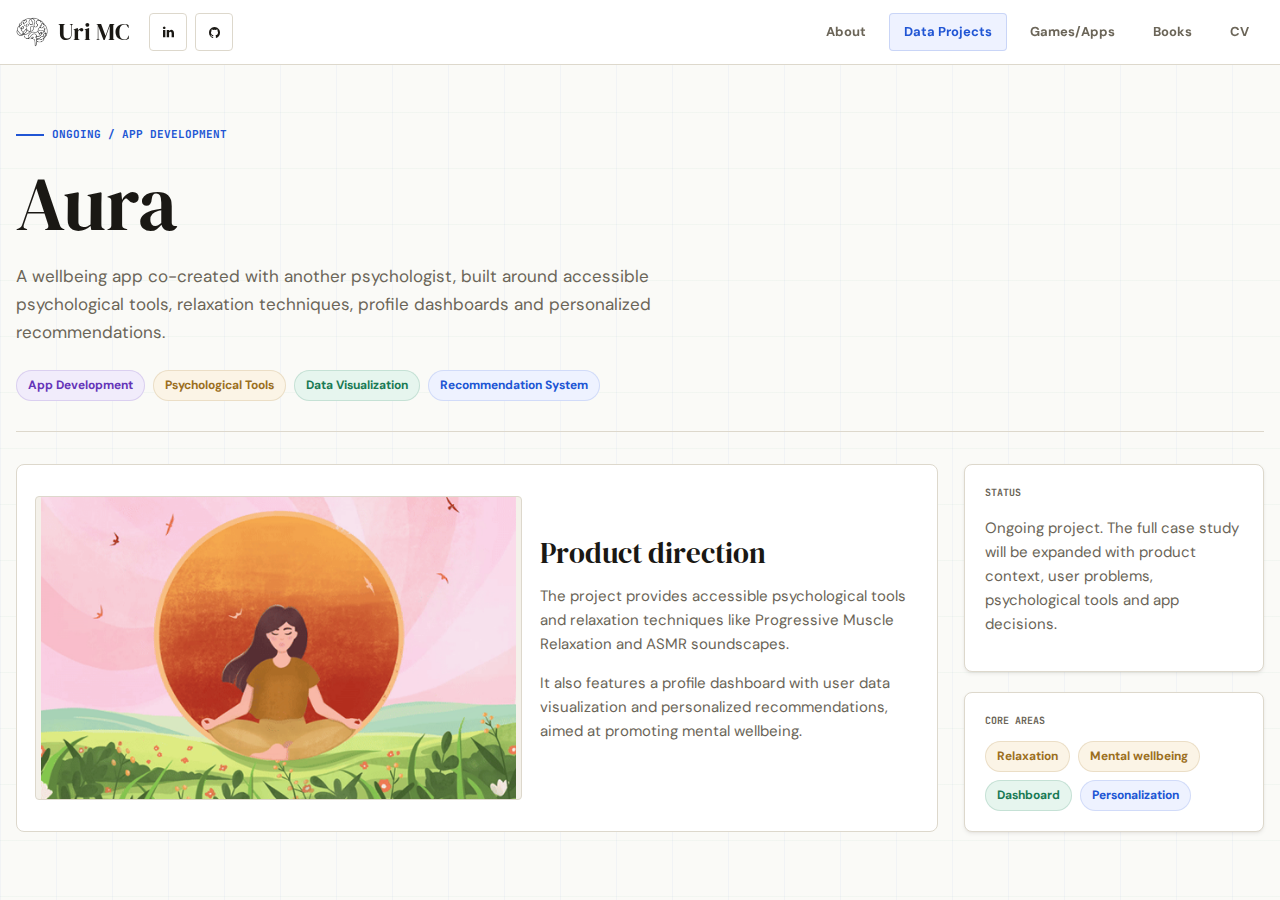
<file: Projects/Therapeutic_App.html>
<!DOCTYPE html>
<html lang="en">

<head>
  <meta charset="utf-8">
  <meta name="viewport" content="width=device-width, initial-scale=1">
  <title>Aura - Uri Martin Corella</title>
  <meta name="description" content="Aura therapeutic wellbeing app project by Uri Martin Corella">
  <meta name="author" content="Uri Martin Corella">
  <link rel="preconnect" href="https://fonts.googleapis.com">
  <link rel="preconnect" href="https://fonts.gstatic.com" crossorigin>
  <link href="https://fonts.googleapis.com/css2?family=DM+Sans:wght@400;500;600;700;800&family=DM+Serif+Display&family=JetBrains+Mono:wght@400;700&display=swap" rel="stylesheet">
  <link rel="stylesheet" href="../fonts/font-awesome/css/font-awesome.css">
  <link rel="stylesheet" href="../css/hybrid-refactor.css">
</head>

<body>
  <div class="site-shell">
    <nav class="site-nav" aria-label="Primary navigation">
      <div class="nav-inner">
        <a class="brand" href="../index.html"><img class="brand-mark" src="../img/brain.png" alt="" aria-hidden="true"><span>Uri MC</span></a>
        <button class="nav-toggle" type="button" data-nav-toggle aria-label="Toggle navigation" aria-expanded="false">+</button>
        <div class="social-links" aria-label="Social links">
          <a href="https://www.linkedin.com/in/urimartincorella/" aria-label="LinkedIn"><i class="fa fa-linkedin"></i></a>
          <a href="https://github.com/dendritaDev" aria-label="GitHub"><i class="fa fa-github"></i></a>
        </div>
        <div class="nav-links">
          <a href="../index.html">About</a>
          <a href="../projects.html" aria-current="page">Data Projects</a>
          <a href="../videogames.html">Games/Apps</a>
          <a href="../books.html">Books</a>
          <a href="../linkedin/CV%20Oriol%20Mart%C3%ADn%20Corella.pdf" download="CV Oriol Martín Corella.pdf">CV</a>
        </div>
      </div>
    </nav>

    <main class="page-main">
      <section class="case-hero">
        <p class="eyebrow">Ongoing / App Development</p>
        <h1>Aura</h1>
        <p class="lead">A wellbeing app co-created with another psychologist, built around accessible psychological tools, relaxation techniques, profile dashboards and personalized recommendations.</p>
        <div class="tag-list">
          <span class="tag purple">App Development</span>
          <span class="tag ochre">Psychological Tools</span>
          <span class="tag green">Data Visualization</span>
          <span class="tag">Recommendation System</span>
        </div>
      </section>

      <section class="case-layout">
        <div class="case-media">
          <article class="case-slide">
            <img src="../img/Games/TherapeuticAPp.png" alt="Aura preview">
            <div>
              <h2>Product direction</h2>
              <p>The project provides accessible psychological tools and relaxation techniques like Progressive Muscle Relaxation and ASMR soundscapes.</p>
              <p>It also features a profile dashboard with user data visualization and personalized recommendations, aimed at promoting mental wellbeing.</p>
            </div>
          </article>
        </div>

        <aside>
          <div class="case-panel">
            <div class="mono-label">Status</div>
            <p>Ongoing project. The full case study will be expanded with product context, user problems, psychological tools and app decisions.</p>
          </div>
          <div class="case-panel">
            <div class="mono-label">Core areas</div>
            <div class="tag-list">
              <span class="tag ochre">Relaxation</span>
              <span class="tag ochre">Mental wellbeing</span>
              <span class="tag green">Dashboard</span>
              <span class="tag">Personalization</span>
            </div>
          </div>
        </aside>
      </section>
    </main>
  </div>

  <script src="../js/hybrid-site.js"></script>
</body>

</html>
</file>
<file: css/style.css>
@import url(http://fonts.googleapis.com/css?family=Lato:100,300,400,700,900,100italic,300italic,400italic,700italic,900italic);

body,
html {
    -webkit-font-smoothing: antialiased !important;
    -moz-osx-font-smoothing: grayscale;
    overflow-y: auto;
    overflow-x: hidden;
    font-family: 'Lato', sans-serif;
    color: #6f6f6f;
}

::-webkit-scrollbar {
    width: 2px;
}

/* for vertical scrollbars */
::-webkit-scrollbar-track {
    background: rgba(0, 0, 0, 0.1);
}

::-webkit-scrollbar-thumb {
    background: rgba(0, 0, 0, 0.5);
}

@media (min-width: 1200px) {
    .container {
        width: 1100px
    }
}

h1 {
    font-weight: 600;
}

h1 small {
    text-transform: lowercase
}

h2 {
    line-height: 24px;
    font-weight: 300;
}

h5 {
    font-size: 16px
}

p {
    font-size: 14px;
}

a {
    color: inherit;
    transition: all 0.5s;
}

a:hover,
a:focus {
    text-decoration: none;
    color: #ffcc33;
}

.highlight {
    color: #38A5DB;
}

.clearfix:after {
    visibility: hidden;
    display: block;
    font-size: 0;
    content: " ";
    clear: both;
    height: 0;
}

.clearfix {
    display: inline-block
}

* html .clearfix {
    height: 1%
}

.clearfix {
    display: block
}

/* Navigation */
#menu {
    margin-bottom: 0;
    background-color: #38A5DB;
    padding: 10px 0;
    height: auto;
    border: 0px;
}

.navbar-brand img {
    height: 30px;
    width: auto;
}

.navbar-brand {
    padding: 12px 15px
}

.navbar-nav>li>a {
    font-size: 13px;
    font-weight: 700;
    border: 1px solid transparent;
    padding: 8px 16px;
    margin: 8px 4px;
    text-transform: uppercase;
    transition: all 0.5s;
    color: #fff !important;
}

.navbar-default .navbar-nav>li>a.active,
.navbar-default .navbar-nav>li>a:hover,
.navbar-default .navbar-nav>li>a:focus {
    color: #333;
    border: 1px solid #EFECE6;
}

.navbar-default .navbar-toggle {
    border-color: transparent
}

.navbar-default .navbar-toggle:hover,
.navbar-default .navbar-toggle:focus {
    background-color: transparent
}

.navbar-default .navbar-toggle:hover>.navbar-default .navbar-toggle .icon-bar,
.navbar-default .navbar-toggle:focus>.navbar-default .navbar-toggle .icon-bar {
    color: #FFCC33
}

/* Header Page */
#header {
    padding: 20px 0;
    background: #ffcc33;
    margin-top: 70px;
    color: #ffffff;
}

#header .breadcrumb {
    padding: 8px 15px;
    margin-bottom: 20px;
    list-style: none;
    background-color: transparent;
    border-radius: 4px;
    margin-left: -10px;
    margin-top: -10px;
}

#header .breadcrumb>li+li:before {
    padding: 0 5px;
    color: #FFF;
    content: "/\00a0";
}

#header .breadcrumb>li a {
    color: #ffffff
}

/* Home Style */
#home {
    background: url(../img/bg/01.jpg);
    background-size: cover;
    background-position: center;
    background-attachment: fixed;
    background-repeat: no-repeat;
    color: #828282;
}

#home .overlay {
    background: -moz-linear-gradient(top, rgba(0, 0, 0, 0.8) 0%, rgba(0, 0, 0, 0.73) 17%, rgba(0, 0, 0, 0.66) 35%, rgba(0, 0, 0, 0.55) 62%, rgba(0, 0, 0, 0.4) 100%);
    /* FF3.6+ */
    background: -webkit-gradient(linear, left top, left bottom, color-stop(0%, rgba(0, 0, 0, 0.8)), color-stop(17%, rgba(0, 0, 0, 0.73)), color-stop(35%, rgba(0, 0, 0, 0.66)), color-stop(62%, rgba(0, 0, 0, 0.55)), color-stop(100%, rgba(0, 0, 0, 0.4)));
    /* Chrome,Safari4+ */
    background: -webkit-linear-gradient(top, rgba(0, 0, 0, 0.8) 0%, rgba(0, 0, 0, 0.73) 17%, rgba(0, 0, 0, 0.66) 35%, rgba(0, 0, 0, 0.55) 62%, rgba(0, 0, 0, 0.4) 100%);
    /* Chrome10+,Safari5.1+ */
    background: -o-linear-gradient(top, rgba(0, 0, 0, 0.8) 0%, rgba(0, 0, 0, 0.73) 17%, rgba(0, 0, 0, 0.66) 35%, rgba(0, 0, 0, 0.55) 62%, rgba(0, 0, 0, 0.4) 100%);
    /* Opera 11.10+ */
    background: -ms-linear-gradient(top, rgba(0, 0, 0, 0.8) 0%, rgba(0, 0, 0, 0.73) 17%, rgba(0, 0, 0, 0.66) 35%, rgba(0, 0, 0, 0.55) 62%, rgba(0, 0, 0, 0.4) 100%);
    /* IE10+ */
    background: linear-gradient(to bottom, rgba(0, 0, 0, 0.8) 0%, rgba(0, 0, 0, 0.73) 17%, rgba(0, 0, 0, 0.66) 35%, rgba(0, 0, 0, 0.55) 62%, rgba(0, 0, 0, 0.4) 100%);
    /* W3C */
    padding: 20% 0;
    background-attachment: fixed;
}

#home h1 {
    color: #FFFFFF;
    line-height: 64px;
    font-size: 44px;
}

.content-heading p.lead {
    margin-bottom: 80px;
    color: #FFF;
}

a.goto-btn {
    font-size: 18px;
    font-weight: 700;
    border-bottom: 2px solid transparent;
    transition: all 0.5s;
}

a.goto-btn:hover {
    color: #FEFFFF;
    border-bottom: 2px solid #38A5DB;
}

/* Home Section Style 2 - With Video*/
#home.video .overlay {
    padding: 0;
    padding-top: 10%;
}

.img-wrapper {
    position: relative
}

.img-wrapper img.img-responsive {
    margin: 0 auto !important
}

.img-wrapper i.fa {
    position: absolute;
    z-index: 10;
    top: 50%;
    font-size: 25px;
    background: rgba(32, 22, 22, 0.29);
    padding: 18px 23px;
    height: 60px;
    width: 60px;
    text-align: center;
    border-radius: 50%;
    color: #ffffff;
    margin-left: -30px;
    transition: all 0.3s;
}

.img-wrapper i.fa:hover {
    background: #ffcc33
}

/* Home Section Style 3 - Slider*/
#home.slider {
    background: none
}

#home.slider .overlay {
    padding: 0
}

.carousel-caption {
    position: absolute;
    right: 15%;
    top: 28%;
    bottom: auto;
    left: 15%;
    z-index: 10;
    padding-top: 20px;
    padding-bottom: 0;
    color: #fff;
    text-align: center;
    text-shadow: none;
}

.carousel-indicators li {
    display: inline-block;
    width: 12px;
    height: 12px;
    margin: 1px;
    text-indent: -999px;
    cursor: pointer;
    background-color: rgba(0, 0, 0, 0);
    border: 1px solid #fff;
    border-radius: 10px;
}

.carousel-indicators {
    position: absolute;
    bottom: 60px;
    left: 50%;
    z-index: 15;
    width: 60%;
    padding-left: 0;
    margin-left: -30%;
    text-align: center;
    list-style: none;
}

.carousel-indicators .active {
    width: 14px;
    height: 14px;
    margin: 0;
    background-color: #db3838;
}

.carousel-fade .carousel-inner .item {
    opacity: 0;
    transition-property: opacity;
}

.carousel-fade .carousel-inner .active {
    opacity: 1
}

.carousel-fade .carousel-inner .active.left,
.carousel-fade .carousel-inner .active.right {
    left: 0;
    opacity: 0;
    z-index: 1;
}

.carousel-fade .carousel-inner .next.left,
.carousel-fade .carousel-inner .prev.right {
    opacity: 1
}

.carousel-fade .carousel-control {
    z-index: 2
}

/* Home Section Style 4 - App Header Style*/
#home.app .overlay {
    padding: 10% 0 5% 0
}

#home.app {
    background: url(../img/bg/02.jpg);
}

a.goto-btn {
    margin-right: 30px;
    border: #fff 1px solid;
    padding: 12px 18px;
    color: #fff;
}

.ipad-wrapper .app-wrap {
    position: relative;
    width: 395px;
}

.app-wrap {
    position: absolute;
    background: url(../img/header4.png);
    width: 395px;
    height: 540px;
    background-repeat: no-repeat;
    z-index: 2;
    left: 5%;
}

#owl-demo .item img {
    position: relative;
    width: 305px;
    height: auto;
    left: 12%;
    margin-top: 46px;
    z-index: -1;
}

.app .content-heading.text-left {
    padding: 15% 0
}

#home.app .owl-theme .owl-controls .owl-page span {
    width: 15px;
    height: 15px;
    margin: 5px;
    background: #ffffff !important;
    border: 2px solid transparent;
    opacity: 1;
}

#home.app .owl-theme .owl-controls {
    margin-top: 60px;
    text-align: center;
}

#home.app .owl-theme .owl-controls .owl-page.active span,
#home.app .owl-theme .owl-controls.clickable .owl-page:hover span {
    border: 2px solid #FFCC33
}

/* Home Parallax Effect */
.bcg {
    background-position: center center;
    background-repeat: no-repeat;
    background-attachment: fixed;
    background-size: cover;
    height: 100%;
    width: 100%;
}

#home.parallax .bcg {
    background-image: url('../img/bg/slider03.jpg');
}

.parallax .content-heading {
    padding: 20% 0;
    text-align: center;
}

/* Intro Section */
#intro {
    background-color: #38A5DB;
    padding: 5% 0;
    color: #ffffff;
    text-align: center;
}

#intro img.intro-logo {
    margin: 0 auto;
    margin-bottom: 30px;
}

/* Service Section */
#whatIdo {
    padding: 60px 0;
    background-color: #fff;
    color: #909090;
}

.section-header {
    padding: 40px 0;
    text-align: center;
}

.section-header h2 {
    text-transform: uppercase;
    color: #333;
}

.section-header h5 {
    letter-spacing: 1px;
    color: #ADADAD;
}

.fancy {
    line-height: 0.5;
    text-align: center;
    margin-top: 20px;
}

.fancy span {
    display: inline-block;
    position: relative;
}

.fancy span:before,
.fancy span:after {
    content: "";
    position: absolute;
    height: 5px;
    border-bottom: 1px solid #E4E4E4;
    width: 800px;
}

.fancy span:before {
    right: 100%;
    /* margin-right: 10px; */
}

.fancy span:after {
    left: 100%;
    /* margin-left: 10px; */
}

/* service lists */
.service {
    margin-bottom: 20px
}

.service .media-right i.fa {
    text-align: center;
    font-size: 30px;
    background-color: #333333;
    color: #ffffff;
    padding: 25px 0;
    border-radius: 0;
    border-top-left-radius: 0;
    margin: 0 10px;
    margin-right: 20px;
    width: 82px;
    height: 80px;
    transition: background-color 0.5s;
}

.service .media-left i.fa {
    text-align: center;
    font-size: 30px;
    background-color: #333333;
    color: #ffffff;
    padding: 25px 0;
    border-radius: 0;
    border-top-right-radius: 0;
    margin: 0 10px;
    margin-left: 20px;
    width: 82px;
    height: 80px;
    transition: background-color 0.5s;
}

.experience:hover i.fa,
.service:hover i.fa {
    background-color: #333333
}

h4.media-heading {
    margin-top: 0;
    margin-bottom: 5px;
    font-size: 16px;
    font-weight: 400;
    text-transform: uppercase;
    color: #333;
    line-height: 20px;
}

.navbar-default .navbar-toggle .icon-bar {
    background-color: #FFF;
}

/* About Us */
#about {
    background: #38A5DB;
    color: #fff;
    padding: 80px 0;
}

#about h1 {
    color: #fff;
    font-size: 36px;
    line-height: 42px;
    font-weight: 300;
    margin-bottom: 24px;
    position: relative;
}

#about h2,
#about h5 {
    color: #fff;

}

#about p {
    font-size: 18px;
    line-height: 36px;
    font-weight: 300;
    margin-bottom: 8px;
}

#about a:hover {
    text-decoration: underline;
}

#about .btn-theme.transparent {
    font-size: 18px;
    text-decoration: none;
}

#about img {
    box-shadow: 12px 0px 0px 12px rgba(255, 255, 255, 0.2),
        -12px 0px 0px 12px rgba(255, 255, 255, 0.2);
}



#about {
    padding: 40px 0
}

.gray-bg {}

.img-wrap .profile-img {
    position: relative;
    margin-bottom: 40px;
}

.profile-img .social {
    position: absolute;
    z-index: 1;
    bottom: -10px;
    left: 50px;
}

.about-right-content {
    padding: 0;
}

.about-left-content {
    padding-bottom: 60px
}

.about-left-content h2,
.about-left-content h2 small {
    color: #333
}

.about-left-content h2 small {
    font-weight: 300
}

ul.social li a.fa {
    background: #FFCC32;
    width: 50px;
    height: 50px;
    padding: 15px;
    text-align: center;
    margin-right: -5px;
    font-size: 20px;
    color: #ffffff;
    margin-bottom: 0;
}

ul.social li a.fa:hover {
    background-color: #333333
}

/* Skills Progress Bar */
.progress {
    height: 12px;
    margin-bottom: 20px;
    overflow: hidden;
    background-color: #8DD4F7;
    border-radius: 0;
    -webkit-box-shadow: none;
    box-shadow: none;
}

.progress-bar {
    float: left;
    width: 0;
    height: 100%;
    font-size: 12px;
    line-height: 20px;
    color: #fff;
    text-align: center;
    background-color: #267CA5;
    -webkit-box-shadow: none;
    box-shadow: none;
    -webkit-transition: width .6s ease;
    -o-transition: width .6s ease;
    transition: width .6s ease;
}

.skills {
    margin-top: 0;
    padding: 0;
    text-align: left;
    font-size: 13px;
    margin-left: 20px;
}

.skillset p {
    font-size: 13px;
    margin-bottom: 5px;
}

/* Counter */
#counter {
    margin-top: 50px;
}

.facts {
    padding: 0;
    margin-bottom: 8px;
}

.facts .count-box {
    position: relative;
    background-color: rgba(1, 36, 53, 0.32);
    margin: 0 4px;
}

.count-box {
    -webkit-backface-visibility: hidden;
    padding: 30px 0;
    margin: 0;
    overflow: hidden;
    transition: all 0.5s;
    transform: translateX(0px) translateY(0%);
    -webkit-transform: translateX(0px) translateY(0%);
    -moz-transform: translateX(0px) translateY(0%);
    -ms-transform: translateX(0px) translateY(0%);
    -o-transform: translateX(0px) translateY(0%);
}

/*.count-box .hover-bg{ 
  position: absolute;
  display: block;
  background-color: #FFCC32;
  width: 100%;
  height: 100%;
  z-index: -1;
  transition: all 0.5s;
  transform: translateX(0px) translateY(150px);
  -webkit-transform: translateX(0px) translateY(150px);
  -ms-transform: translateX(0px) translateY(150px);
    -o-transform: translateX(0px) translateY(150px);
    opacity: 0;
}
.count-box:hover .hover-bg{
  background: #FFCC32;
  color: #fff !important;
  transform: translateX(0px) translateY(-40px);
    -webkit-transform: translateX(0px) translateY(-40px);
    -moz-transform: translateX(0px) translateY(-40px);
    -ms-transform: translateX(0px) translateY(-40px);
    -o-transform: translateX(0px) translateY(-40px);
    opacity: 1;
}*/
.count-box:hover,
.count-box:hover>i.fa {
    color: #ffffff
}

.count-box:hover {
    -webkit-backface-visibility: hidden;
    background-color: #58BDEF;
}

.counter i.fa {
    font-size: 40px;
    color: #FFFFFF;
}

.count-box.last {}

/* Portfolio / Works Sections */
#team {
    padding: 60px 0
}

#team .item {
    padding: 30px 0px;
    margin: 5px 20px;
    -webkit-border-radius: 3px;
    -moz-border-radius: 3px;
    border-radius: 3px;
}

.item .hover-bg {
    position: relative;
    overflow: hidden;
}

.hover-bg .hover-text {
    position: absolute;
    display: block;
    bottom: 0;
    width: 100%;
    height: 25%;
    padding: 20px;
    color: #ffffff;
    transition: all 0.8s;
    -webkit-transition: all 08s;
    -moz-transition: all 0.8s;
    -o-transition: all 0.8s;
}

.hover-bg .hover-text.on {
    opacity: 1
}

.hover-bg .hover-text.off {
    transition: all 0.3s;
    -webkit-transition: all 0.3s;
    -moz-transition: all 0.3s;
    -o-transition: all 0.3s;
    -webkit-transform: translateX(100%) translateY(-90%);
    transform: translateX(100%) translateY(-90%);
    opacity: 1;
    background: rgba(0, 0, 0, 0.70);
}

.hover-bg:hover .hover-text.off {
    -webkit-transform: translateX(0%) translateY(-90%);
    transform: translateX(0%) translateY(-90%);
    opacity: 1;
}

.owl-theme .owl-controls .owl-page span {
    width: 15px;
    height: 15px;
    margin: 5px;
    background: #bababa;
}

/* Why Us or Features Section */
#features,
#feature {
    padding: 60px 0
}

.features-content {
    padding: 0 30px 0
}

.features-content h4 {
    text-transform: uppercase;
    margin-bottom: 20px;
    color: #333333;
}

.nav.nav-pills>li>a {
    position: relative;
    display: block;
    background-color: #ffffff;
    padding: 25px;
    border-bottom: 3px solid #cccccc;
    text-transform: uppercase;
    margin-bottom: 5px;
}

.nav.nav-pills>li>a small {
    text-transform: lowercase;
    font-style: italic;
}

.nav.nav-pills>li>a:hover,
.nav-pills>li.active>a,
.nav-pills>li.active>a:hover,
.nav-pills>li.active>a:focus {
    color: #fff;
    background-color: #38A5DB;
    padding: 25px;
}

.nav-pills>li>a {
    border-radius: 0;
}

ul.features li span.fa {
    font-size: 35px;
    vertical-align: middle;
    margin-right: 20px;
    float: left;
    clear: both;
    margin-top: 5px;
}

/* Portfolio or works blocks */
#works {
    padding: 60px 0;
    background-color: #fff;
}

ul.cat {
    margin: 30px 0
}

ul.cat li a {
    background: inherit;
    border: 1px solid #38A5DB;
    padding: 10px 16px;
}

ul.cat li a:hover,
ul.cat li a:focus,
ul.cat li a.active {
    background: #38A5DB;
    border: 1px solid #38A5DB;
    padding: 10px 16px;
    border-radius: 0;
    color: #fff;
}

.nopadding {
    padding: 0
}

.box a {
    margin: 2px
}

.box .hover-bg {
    position: relative;
    overflow: hidden;
}

.box .hover-bg .hover-text {
    height: 100%;
    bottom: 0;
    -webkit-transform: translateX(0%) translateY(0%);
    transform: translateX(0%) translateY(0%);
    background: transparent;
}

.box:hover .hover-bg .hover-text {
    background-color: rgba(1, 1, 1, 0.5)
}

.box .hover-bg:hover .hover-text.off {
    -webkit-transform: translateX(0%) translateY(0%);
    transform: translateX(0%) translateY(0%);
    opacity: 1;
}

.box .hover-text i.fa {
    font-size: 20px;
    background: #38A5DB;
    padding: 13px;
    position: relative;
    top: 40%;
    border-radius: 0;
    width: 45px;
    height: 45px;
    transition: all 0.5s;
}

.box .hover-text i.fa:hover {
    background: #333333
}

.box .hover-text i.fa.fa-expand {
    border-top-right-radius: 0;
    -webkit-transform: translateX(-400%) translateY(0%);
    transform: translateX(-400%) translateY(0%);
    opacity: 0;
    transition: all 0.5s;
}

.box:hover .hover-text i.fa.fa-expand {
    -webkit-transform: translateX(0%) translateY(0%);
    transform: translateX(0%) translateY(0%);
    opacity: 1;
}

.box .hover-text i.fa.fa-chain {
    border-top-left-radius: 0;
    -webkit-transform: translateX(400%) translateY(0%);
    transform: translateX(400%) translateY(0%);
    opacity: 0;
    transition: all 0.5s;
}

.box:hover .hover-text i.fa.fa-chain {
    -webkit-transform: translateX(0%) translateY(0%);
    transform: translateX(0%) translateY(0%);
    opacity: 1;
}

.box .hover-text i.fa.fa-github { /* Target the GitHub icon */
    border-top-left-radius: 0;
    -webkit-transform: translateX(400%) translateY(0%);
    transform: translateX(400%) translateY(0%);
    opacity: 0;
    transition: all 0.5s; 
  }
  
  .box:hover .hover-text i.fa.fa-github {
    -webkit-transform: translateX(0%) translateY(0%);
    transform: translateX(0%) translateY(0%);
    opacity: 1;
  }
  .box .hover-text i.fa.fa-eye { 
    border-top-left-radius: 0;
    -webkit-transform: translateX(400%) translateY(0%);
    transform: translateX(400%) translateY(0%);
    opacity: 0;
    transition: all 0.5s; 
  }
  
  .box:hover .hover-text i.fa.fa-eye {
    -webkit-transform: translateX(0%) translateY(0%);
    transform: translateX(0%) translateY(0%);
    opacity: 1;
  }

/* Style 2 - Not Fullwidth */
#itemsWorkThree .box,
#itemsWorkTwo .box {
    margin-bottom: 30px
}

#itemsWorkTwo .hover-bg .hover-text {
    padding: 30% 0
}

#itemsWorkTwo .box:hover .hover-bg .hover-text {
    background-color: rgba(255, 223, 125, 0.70);
    border: 10px solid rgba(185, 156, 72, 0.80);
}

#itemsWorkTwo .box .hover-bg .hover-text h5 small {
    text-transform: capitalize;
    color: #000000;
}

#itemsWorkTwo .box .hover-bg .hover-text h5 {
    font-weight: 700;
    text-transform: uppercase;
    color: #000000;
    -webkit-transform: translateX(0%) translateY(400%);
    transform: translateX(0%) translateY(400%);
    opacity: 0;
    transition: all 0.5s;
}

#itemsWorkTwo .box:hover .hover-bg .hover-text.off h5 {
    -webkit-transform: translateX(0%) translateY(0%);
    transform: translateX(0%) translateY(0%);
    opacity: 1;
}

#itemsWorkTwo .box .hover-text i.fa {
    font-size: 20px;
    background: transparent;
    padding: 13px;
    position: relative;
    top: 40%;
    border-radius: 50%;
    width: 45px;
    height: 45px;
    transition: all 0.5s;
    border: 1px solid #ffffff;
}

#itemsWorkTwo .box .hover-text i.fa:hover {
    background: #333333
}

/* Portfolio Style #3 */
#itemsWorkThree .box h5 {
    border: 1px solid #ddd;
    padding: 10px 0;
    margin: 0;
}

/* Isotope Filter */
.isotope-item {
    z-index: 2
}

.isotope-hidden.isotope-item {
    z-index: 1
}

.isotope,
.isotope .isotope-item {
    /* change duration value to whatever you like */
    -webkit-transition-duration: 0.8s;
    -moz-transition-duration: 0.8s;
    transition-duration: 0.8s;
}

.isotope-item {
    margin-right: -1px;
    -webkit-backface-visibility: hidden;
    backface-visibility: hidden;
}

.isotope {
    -webkit-transition-property: height, width;
    -moz-transition-property: height, width;
    transition-property: height, width;
}

.isotope .isotope-item {
    -webkit-transition-property: -webkit-transform, opacity;
    -moz-transition-property: -moz-transform, opacity;
    transition-property: transform, opacity;
}

.nivo-lightbox-theme-default .nivo-lightbox-title {
    font-size: 14px;
    background: #f1f1f1;
    border: 1px solid #333;
    letter-spacing: 2px;
    color: #333;
    text-transform: uppercase;
    letter-spacing: 2px;
    padding: 10px 35px;
    border-radius: 2px;
}

.nivo-lightbox-theme-default.nivo-lightbox-overlay {}

.nivo-lightbox-theme-default .nivo-lightbox-nav,
.nivo-lightbox-theme-default .nivo-lightbox-close {
    opacity: 1
}

.nivo-lightbox-error {
    color: #C59A6D !important;
    text-shadow: 0 1px 1px rgba(0, 0, 0, 0) !important;
}

.nivo-lightbox-theme-default .nivo-lightbox-image img {
    background: #fff;
    -webkit-box-shadow: 0px 1px 1px rgba(0, 0, 0, 0.4);
    -moz-box-shadow: 0px 1px 1px rgba(0, 0, 0, 0.4);
    box-shadow: 0px 1px 1px rgba(0, 0, 0, 0.4);
}

/* Single Portfolio Detail */
#work-detail-one,
#work-detail-two,
#work-detail-three {
    padding: 60px 0
}

.work-detail .dl-horizontal dt {
    text-align: left;
    margin-bottom: 10px;
}

.work-related-thumb {
    margin-bottom: 30px
}

.work-related-thumb .img-thumbnail {
    display: inline-block;
    max-width: 100%;
    height: auto;
    padding: 0;
    line-height: 1.42857143;
    background-color: transparent;
    border: 1px solid transparent;
    border-radius: 0;
    -webkit-transition: all .2s ease-in-out;
    -o-transition: all .2s ease-in-out;
    transition: all .2s ease-in-out;
}

.work-related-thumb .img-thumbnail:hover {
    opacity: 0.8
}

/* experience Section */
#experience {
    padding: 60px 0
}

.experience i.fa {
    text-align: center;
    font-size: 30px;
    background-color: #333;
    color: #ffffff;
    padding: 25px 0;
    border-top-left-radius: 0;
    margin: 0 10px;
    margin-right: 20px;
    width: 92px;
    height: 90px;
    transition: background-color 0.5s;
}

#experience .gray-bg {
    position: relative
}

.gray-bg .vline {
    position: absolute;
    height: 100%;
    padding: 5px;
    border-left: 3px solid #ffffff;
    left: 20%;
}

#experience {
    padding: 60px 0 20px 0;
    background-color: #fff;
    color: #909090;
}

.experience {
    margin-bottom: 40px
}

/* Pricing Section */
#pricing {
    padding: 60px 0
}

.price h1 {
    font-size: 50px
}

.price {
    text-align: center
}

.price.panel-default {
    border-color: #333
}

.price.panel-default>.panel-heading {
    font-size: 20px;
    text-transform: uppercase;
    font-weight: 600;
    color: #FFF;
    background-color: #333333;
    border-color: inherit;
}

.price .panel-heading {
    padding: 30px 15px
}

.price .panel-body {
    border-bottom: 1px solid
}

.price ul.list-unstyled {
    padding: 20px
}

.price ul.list-unstyled li {
    padding: 10px 0
}

.price ul.list-unstyled li small {
    margin-top: -10px
}

/* Featured */
.price.featured {
    -moz-box-shadow: 0 0 6px 2px rgba(0, 0, 0, 0.31);
    -webkit-box-shadow: 0 0 6px 2px rgba(0, 0, 0, 0.31);
    box-shadow: 0 0 6px 2px rgba(0, 0, 0, 0.31);
}

.price.featured.panel-default {
    border-color: #ffcc33;
    background-color: #ffffff;
    margin-top: -20px;
    position: relative;
    z-index: 1;
    margin-left: -5px;
    margin-right: -5px;
}

.price.featured.panel-default {
    border-color: #ffcc33
}

.price.featured.panel-default>.panel-heading {
    background-color: #ffcc33
}

.featured .panel-body {
    margin-top: 20px
}

.featured .panel-body,
.featured.panel-default>.panel-heading {
    border-color: #ffcc33
}

.featured .btn {
    margin-top: 20px
}

.btn:focus,
.btn:active:focus,
.btn.active:focus,
.btn.focus,
.btn:active.focus,
.btn.active.focus {
    outline: 0;
    outline: 0;
    outline-offset: 0;
}

.btn:active,
.btn.active {
    background-image: none;
    outline: 0;
    -webkit-box-shadow: none;
    box-shadow: none;
}

.btn {
    font-size: 12px;
    word-spacing: 2px;
    font-weight: 700;
    padding: 10px 20px;
    background-color: #38A5DB;
    text-transform: uppercase;
    border-color: #333333;
    transition: all 0.5s;
    border-radius: 0;
    border: 0;
    color: #FFF;
}

.btn:focus,
.btn:hover {
    background-color: #333333;
    border-color: #ffcc33;
}

.color {
    background-color: #38A5DB;
    border-color: #00aaff;
}

.color:focus,
.color:hover {
    border-color: #333333;
    background-color: #38A5DB;
}

/* Blog Section */
#blog,
#blog-post {
    padding: 60px 0
}

#blog-post a.btn {
    margin: auto 0
}

.post-wrap {
    position: relative
}

.media.post {
    background: #fff;
    padding: 10px;
}

.post-wrap {
    position: relative;
    margin-bottom: 30px;
    transition: all 0.5s;
}

.post-meta {
    border-top: 1px solid #ebebeb;
    background-color: #ffffff;
    padding: 5px 10px;
    height: auto;
    position: relative;
    min-height: 35px;
}

ul.metas li:after {
    content: ' / ';
    margin-right: 3px;
    margin-left: 3px;
}

ul.metas li:last-child:after {
    content: ' '
}

ul.metas li a {
    color: #38A5DB
}

.meta-detail {
    background: #f4f4f4;
    border-radius: 3px;
    padding: 2px;
}

/* Contact Section */
/*********************************
/* Map Section
**********************************/
#contact {
    padding: 60px 0;
    background-color: #EAEAEA;
}

#map {
    position: relative;
    width: 100%;
    height: 400px;
}

.contact-detail {
    text-align: center;
    margin: 0px 0;
}

.contact-detail i.fa {
    text-align: center;
    font-size: 30px;
    background-color: #333;
    color: #FFFFFF;
    padding: 25px 0;
    border-radius: 0;
    border-top-left-radius: 0;
    margin: 0 10px;
    margin-right: 20px;
    width: 82px;
    height: 80px;
    transition: background-color 0.5s;
}

.contact-detail:hover i.fa {
    background-color: #333333
}

form#contact-form {
    padding: 40px 0
}

.contact form#contact-form {
    padding: 0
}

.form-control:focus {
    border-color: inherit;
    outline: 0;
    -webkit-box-shadow: none;
    box-shadow: none;
}

.form-control {
    display: block;
    width: 100%;
    height: 44px;
    padding: 10px 12px;
    font-size: 14px;
    line-height: 1.42857143;
    color: #555;
    background-color: #fff;
    background-image: none;
    border: 1px solid #ccc;
    border-radius: 4px;
    -webkit-box-shadow: none;
    box-shadow: none;
    -webkit-transition: none;
    -o-transition: none;
    transition: none;
}

p.help-block.text-danger ul li {
    display: block;
    margin-left: -20px;
    color: #FFCC33;
}

#success .alert-danger {
    color: #FFCC33;
    background-color: #FDFDFD;
    border-color: #FFCC33;
    margin-bottom: 10px;
}

/* Footer */
#footer {
    padding: 35px 0 10px;
    background-color: #333;
    color: #ffffff;
}

ul.social li a i {
    font-size: 18px;
    background: transparent;
    width: 32px;
    height: 32px;
    padding: 7px 0;
    text-align: center;
    border-top-left-radius: 0;
    border: 1px solid transparent;
    color: #ffffff;
    transition: all 0.5s;
}

ul.social li a i:hover {
    border-color: #ffffff
}

/* Blog Page */
.blog .media.post {
    background: #fff;
    padding: 10px;
    border: 1px solid #E9E9E9;
    border-bottom-color: transparent;
    border-top-left-radius: 5px;
    border-top-right-radius: 5px;
}

.blog .post-meta {
    border-top: 1px solid #ebebeb;
    background-color: #ffffff;
    padding: 5px 10px;
    height: auto;
    position: relative;
    min-height: 35px;
    border: 1px solid #ebebeb;
    border-bottom-left-radius: 5px;
    border-bottom-right-radius: 5px;
}

.pagination>li>a,
.pagination>li>span {
    position: relative;
    float: left;
    padding: 6px 12px;
    margin-left: 0;
    line-height: 1.42857143;
    color: #FFFFFF;
    text-decoration: none;
    background-color: #FFCC33;
    border: 1px solid #FFCC33;
    margin: 3px 3px;
    font-weight: 700;
    text-transform: uppercase;
    border-radius: 5px;
}

.pagination>li>a.active,
.pagination>li>a:hover,
.pagination>li>span:hover,
.pagination>li>a:focus,
.pagination>li>span:focus {
    color: #FFFFFF;
    background-color: #ddab15;
    border-color: #ddab15;
}

/* Sidebar */
.widget {
    margin-bottom: 40px;
    padding: 0 20px;
}

.comment h4,
.widget h4,
h4.text-uppercase {
    font-weight: 300;
    color: #FFCC33;
}

.comment h4 span.comments {
    color: #333333
}

/* Search */
button.btn.btn-default {
    padding: 11px 15px;
    color: #ffffff;
    background: #FFCC33;
}

/* Categories and Archive Widget */
ul.bullet-lists {
    margin-top: 20px
}

ul.list-unstyled.bullet-lists li span.fa.fa-circle {
    font-size: 8px;
    vertical-align: middle;
    margin-right: 10px;
    color: #FFCC33;
}

ul.list-unstyled.bullet-lists li {
    padding: 5px 0
}

ul.list-unstyled.bullet-lists li:hover {
    color: #FFCC33
}

/* Post Tab */
.post-tab .nav-tabs>li>a {
    margin-right: -1px;
    line-height: 1.42857143;
    border: 1px solid #ddd;
    border-radius: 0px 0px 0 0;
}

.post-tab .list-group-item:first-child {
    border-top-left-radius: 0;
    border-top-right-radius: 0;
    margin-top: -1px;
}

.post-tab .nav-tabs>li>a:hover,
.post-tab .nav-tabs>li>a:focus {
    color: #FFF;
    background-color: #FC3;
    border: 1px solid #ddd;
    border-bottom-color: transparent;
}

/* Tags */
ul.list-inline.bullet-lists li a {
    color: inherit
}

ul.list-inline.bullet-lists li {
    background: #F8F8F8;
    padding: 5px 10px;
    margin-bottom: 5px;
    margin-right: 2px;
    border: 1px solid #F4F4F4;
    border-radius: 3px;
    transition: all 0.3s;
}

ul.list-inline.bullet-lists li:hover {
    background: #FFCC33
}

/* Single Blog Post */
.blog-post .post-wrap img,
.work-detail img.featured {
    margin: 20px 0
}

ul.meta-tags li a {
    font-style: italic
}

ul.meta-tags li:after {
    content: ','
}

ul.meta-tags li:last-child:after {
    content: ' '
}

/* Author Box */
.media.post-author {
    background: #ffcc33;
    padding: 20px;
    margin-top: -1px;
}

.media.post-author a {
    content: inherit
}

.blog-post .post-wrap {
    padding: 20px;
    margin-bottom: 0;
    border: 1px solid #DDDDDD;
    border-top-right-radius: 4px;
    border-top-left-radius: 4px;
}

/* Comment */
.media.comment-block {
    border: 1px solid #DDD;
    padding: 20px;
}

.comment {
    margin-top: 40px
}

.comment form {
    margin-top: -30px
}

.comment input,
.comment textarea {
    margin-bottom: 15px
}
</file>
<file: css/uri.css>
/* Género - Sección */
.genre-section {
    margin-bottom: 40px; /* Separación entre secciones */
}

/* Título de Género */
.genre-title {
    font-size: 28px;
    margin-bottom: 50px;
    margin-left: 50px;
    color: #ffffff;
    text-transform: uppercase;
    text-align: center;
    padding-bottom: 10px;
    border-bottom: 1px solid #b8b8b8; /* Línea decorativa */
    display: inline-block;
}

.book-grid {
    display: grid;
    grid-template-columns: repeat(auto-fit, minmax(300px, 500px)); /* Min 300px, Máx 700px */
    gap: 40px; /* Espaciado entre elementos */
    row-gap: 40px;
    justify-content: center; /* Centra todos los elementos */
    margin-top: 0px;
    padding: 0 0px; /* Espaciado lateral */
    align-items: start;
}

/* Forzar que los elementos en la última fila queden centrados */
.book-grid::after {
    content: '';
    display: block;
    width: 300px; /* Igual al min-width */
}

.book-item {
    display: flex;
    align-items: flex-start;
    border: 1px solid #ddd;
    border-radius: 5px;
    overflow: hidden;
    background: #1a1a1a;
    box-shadow: 0 4px 6px rgba(255, 255, 255, 0.1);
    max-width: 600px;
    position: relative; /* Añadimos posición relativa para el contenedor */
}
.book-item img {
    width: 144px;
    height: 195px;
    object-fit: cover;
    margin: 10px;
    border-radius: 5px;
}

.book-details {
    display: flex;
    flex-direction: column;
    justify-content: space-between; /* Distribuye contenido verticalmente */
    padding: 10px;
    flex-grow: 1;
    height: 215px; /* Fija la altura para igualar el tamaño de la imagen */
}

.book-details h4 {
    margin: 0 0 10px; /* Espaciado inferior para el título */
    font-size: 20px;
    color: #ffffff;
}

.topics {
    display: flex;
    flex-wrap: wrap;
    gap: 8px; /* Espaciado entre topics */
    align-items: flex-end; /* Alinea los topics hacia el fondo */
    justify-content: flex-start; /* Mantiene los topics alineados a la izquierda */
}

.topic {
    background-color: #4e4e4e29;
    color: #dfdfdf;
    padding: 5px 10px;
    border-radius: 5px;
    font-size: 12px;
    font-weight: bold;
}
</file>
<file: css/responsive.css>
/* iPads (portrait and landscape) ----------- */
@media (max-width: 768px) {
	body{ overflow-x: hidden;}
    .navbar-header {
        float: none;
    }
    .navbar-toggle {
        display: block;
    }
    .navbar-collapse {
        border-top: 1px solid transparent;
        box-shadow: inset 0 1px 0 rgba(255,255,255,0.1);
    }
    .navbar-collapse.collapse {
        display: none !important;
    }
    .navbar-fixed-top .navbar-collapse, 
    .navbar-fixed-bottom .navbar-collapse {
	  max-height: 420px;
	  text-align: center;
	}
	.gray-bg .vline {
	    left: 11%;
	}
	.navbar-right {
	    float: none !important;
	    margin-right: -15px;
	}
    .navbar-nav {
        float: center !important;
        margin: 7.5px -15px;
    }
    .navbar-nav>li {
        float: none;
    }
    .navbar-nav>li>a {
        padding-top: 10px;
        padding-bottom: 10px;
    }
    .navbar-text {
        float: none;
        margin: 15px 0;
    }
    .navbar-collapse.collapse.in {display: block!important;}
    .collapsing {overflow: hidden!important; }
    .navbar-nav {margin: 0 -15px;}
    .navbar-nav .open .dropdown-menu > li > a, .navbar-nav .open .dropdown-menu .dropdown-header {
        padding: 10px 15px 10px 25px;
    }
    .price.panel-default {
	    margin: 40px;
	}
	.price.featured.panel-default {
	    margin: 40px;
	}
	.content-heading{ margin-top: 80px;}
	.ipad-wrapper .app-wrap {left: 22%;}
	#home.app .content-heading.text-left{text-align: center;}
	#itemsWorkTwo .box .hover-text i.fa {
	    top: 0%;
	}
}
@media (max-width: 768px) {
	#home.slider .content-heading {
    	margin-top: 30px;
	}
	#home.slider h1 {
	    color: #FC3;
	    font-size: 28px;
	}
	.slider .content-heading p.lead { margin-bottom: 20px; }
	.slider .carousel-indicators { bottom: 30px; }
}
@media (max-width: 603px) { 
	.slider a.goto-btn { display: none;}
	.ipad-wrapper .app-wrap {left: 16%;}
	#footer .pull-left,
    #footer .pull-right {
	    float: none !important;
	    text-align: center;
	}
}

@media (max-width: 460px) {
	.gray-bg .vline {
	    left: 15%;
	}
	.meta-detail { display: none; }
    h1 { font-size: 34px;}
    #home.slider h1 { font-size: 26px;}
    p.lead { display: none;}
    .slider .carousel-indicators { bottom: 0px; }
    .ipad-wrapper .app-wrap {left: 3%;}
}
@media (max-width: 360px) { 
	#services,
	#pricing,
	.section-header,
	.about-right-content,
	#features, 
	#feature,
	#works,
	#blog,
	#contact {
	  padding: 20px 0;
	}
	p{ font-size: 12px}
	h2{ font-size: 20px;}
	h4{ line-height: 20px;}
	ul.list-inline.cat > li{  margin-bottom: 20px;}
	.gray-bg .vline { left: 20%;}
	.post-meta {min-height: 50px;}
	.price.panel-default {
	    margin: 20px;
	}
	.price.featured.panel-default {
	    margin: 20px;
	}
	h1 {font-size: 26px}
	#home.slider{ display: none;}
	#intro.slider{ margin-top: 70px !important}
	.ipad-wrapper .app-wrap {display: none;}
	a.goto-btn {
	    margin-right: auto;
	    margin: 0 10px;
	}
	a.goto-btn {
	    display: inline-block;
	}
	.blog .post-meta {min-height: 55px;}
}
@media (max-width: 320px) { 
	.post-wrap .post .media-body p {display: none;}
	.gray-bg .vline { left: 25%;}
	.nav.nav-pills > li > a { font-size: 11px;}
	ul.features li span.fa {
	    font-size: 30px;
	    margin-top: 2px;
	}
	.post-tab .nav-tabs > li > a {
	    padding: 5px 10px;
	}
}
</file>
<file: css/projects.css>
/* projects.css */

.project-content {
  text-align: left;
}

.project-content h4 {
  margin-top: 0;
  margin-bottom: 10px;
}

.project-tags {
  margin-top: 10px;
}

.project-tags span {
  display: inline-block;
  padding: 5px 10px;
  margin: 5px;
  background-color: #f0f0f0;
  border-radius: 5px;
}

.nopadding {
  padding: 55 !important;
  margin: 25px;
}

body {
  background-color: #121212;
  /* Dark background color */
  color: #ffffff;
  /* White text color */
}
@media (min-width: 992px) {  /* Para pantallas grandes (lg) */
  .col-md-3 {
    width: 28% !important;  /* Ajusta el ancho para que entren aproximadamente 3.5 por fila */
    margin: 1%;  /* Espaciado entre las cajas */
  }
}


.box {
  background-color: #1a1a1a;
  /* Slightly lighter background for the boxes */
  border: 1px solid #ddd;
  border-radius: 5px;
  overflow: hidden;
  box-shadow: 0 4px 6px rgba(255, 255, 255, 0.1);
}

.project-content {
  padding: 20px;
  /* Add padding to the content area */
}

.project-content h4 {
  color: #ffffff;
  /* White title color */
}

.project-tags span {
  background-color: #4e4e4e29;
  color: #dfdfdf;
}
</file>
<file: css/hybrid-refactor.css>
:root {
  --color-pm-blue: #2055d4;
  --color-pm-blue-light: #eef2ff;
  --color-ochre: #9b6f1e;
  --color-ochre-light: #fbf4e6;
  --color-data-green: #1a7a54;
  --color-data-green-light: #e6f5ee;
  --color-game-purple: #6535b8;
  --color-game-purple-light: #f1ecfb;
  --neutral-50: #fafaf7;
  --neutral-100: #f4f1ea;
  --neutral-150: #eeeae0;
  --neutral-200: #ddd8cc;
  --neutral-300: #c4bdae;
  --neutral-500: #7e786b;
  --neutral-600: #6b6558;
  --neutral-700: #514c42;
  --neutral-900: #1a1814;
  --bg-base: var(--neutral-50);
  --bg-elevated: #ffffff;
  --bg-sunken: var(--neutral-100);
  --text-primary: var(--neutral-900);
  --text-secondary: var(--neutral-600);
  --border-default: var(--neutral-200);
  --border-strong: var(--neutral-300);
  --font-display: "DM Serif Display", Georgia, serif;
  --font-body: "DM Sans", -apple-system, BlinkMacSystemFont, sans-serif;
  --font-mono: "JetBrains Mono", "Fira Code", monospace;
  --radius-sm: 4px;
  --radius-md: 8px;
  --shadow-sm: 0 2px 4px rgba(26, 24, 20, 0.06), 0 1px 2px rgba(26, 24, 20, 0.04);
  --shadow-md: 0 4px 12px rgba(26, 24, 20, 0.08), 0 2px 4px rgba(26, 24, 20, 0.04);
  --shadow-lg: 0 10px 28px rgba(26, 24, 20, 0.12), 0 4px 8px rgba(26, 24, 20, 0.05);
}

* {
  box-sizing: border-box;
}

html {
  scroll-behavior: smooth;
}

body {
  min-width: 320px;
  margin: 0;
  background:
    linear-gradient(90deg, rgba(32, 85, 212, 0.04) 1px, transparent 1px),
    linear-gradient(180deg, rgba(26, 122, 84, 0.035) 1px, transparent 1px),
    var(--bg-base);
  background-size: 56px 56px;
  color: var(--text-primary);
  font-family: var(--font-body);
  font-size: 15px;
  line-height: 1.6;
  letter-spacing: 0;
  -webkit-font-smoothing: antialiased;
}

img,
video,
iframe {
  max-width: 100%;
}

img,
video {
  display: block;
}

a {
  color: inherit;
  text-decoration: none;
}

a:hover {
  color: var(--color-pm-blue);
}

.site-shell {
  overflow: hidden;
}

.site-nav {
  position: sticky;
  top: 0;
  z-index: 40;
  border-bottom: 1px solid var(--border-default);
  background: rgba(255, 255, 255, 0.9);
  backdrop-filter: blur(14px);
}

.nav-inner {
  width: min(1280px, calc(100% - 32px));
  min-height: 64px;
  margin: 0 auto;
  display: flex;
  align-items: center;
  justify-content: space-between;
  gap: 20px;
}

.brand {
  display: inline-flex;
  align-items: center;
  gap: 10px;
  color: var(--text-primary);
  font-family: var(--font-display);
  font-size: 24px;
  line-height: 1;
}

.brand-mark {
  width: 32px;
  height: 32px;
  object-fit: contain;
}

.nav-toggle {
  display: none;
  width: 40px;
  height: 40px;
  border: 1px solid var(--border-default);
  border-radius: var(--radius-sm);
  background: var(--bg-elevated);
  color: var(--text-primary);
  font-size: 22px;
}

.nav-links,
.social-links {
  display: flex;
  align-items: center;
  gap: 8px;
}

.nav-links {
  margin-left: auto;
}

.nav-links a,
.social-links a,
.button,
.filter-button {
  display: inline-flex;
  align-items: center;
  justify-content: center;
  min-height: 38px;
  padding: 8px 14px;
  border: 1px solid transparent;
  border-radius: var(--radius-sm);
  font-size: 13px;
  font-weight: 700;
  line-height: 1.2;
  transition: transform 180ms ease, border-color 180ms ease, background 180ms ease, color 180ms ease;
}

.nav-links a {
  color: var(--text-secondary);
}

.nav-links a[aria-current="page"],
.nav-links a:hover {
  border-color: rgba(32, 85, 212, 0.18);
  background: var(--color-pm-blue-light);
  color: var(--color-pm-blue);
}

.social-links a {
  width: 38px;
  padding: 0;
  border-color: var(--border-default);
  background: var(--bg-elevated);
}

.page-main {
  width: min(1280px, calc(100% - 32px));
  margin: 0 auto;
}

.hero {
  padding: 42px 0 38px;
  display: grid;
  grid-template-columns: minmax(0, 1fr) 320px;
  gap: 46px;
  align-items: center;
  border-bottom: 1px solid var(--border-default);
}

.hero.compact {
  min-height: 0;
  padding: 58px 0 34px;
  grid-template-columns: minmax(0, 1fr);
  max-width: 1080px;
}

.eyebrow,
.kicker {
  display: inline-flex;
  align-items: center;
  gap: 8px;
  margin: 0 0 20px;
  color: var(--color-pm-blue);
  font-family: var(--font-mono);
  font-size: 11px;
  font-weight: 700;
  letter-spacing: 0;
  text-transform: uppercase;
}

.eyebrow::before,
.kicker::before {
  content: "";
  width: 28px;
  height: 2px;
  background: currentColor;
}

h1,
h2,
h3 {
  color: var(--text-primary);
  font-family: var(--font-display);
  font-weight: 400;
  line-height: 1.05;
  letter-spacing: 0;
}

h1 {
  margin: 0 0 18px;
  font-size: clamp(44px, 6vw, 76px);
}

h2 {
  margin: 0;
  font-size: clamp(32px, 4vw, 54px);
}

h3 {
  margin: 0;
  font-size: 26px;
}

p {
  color: var(--text-secondary);
}

.lead {
  max-width: 720px;
  margin: 0 0 24px;
  font-size: 17px;
  line-height: 1.65;
}

.hero-actions {
  display: flex;
  flex-wrap: wrap;
  gap: 12px;
  margin-top: 28px;
}

.button.primary {
  border-color: var(--color-pm-blue);
  background: var(--color-pm-blue);
  color: #fff;
}

.button.secondary {
  border-color: var(--border-default);
  background: var(--bg-elevated);
  color: var(--text-primary);
}

.button:hover,
.filter-button:hover {
  transform: translateY(-2px);
}

.pill-row,
.tag-list {
  display: flex;
  flex-wrap: wrap;
  gap: 8px;
}

.pill,
.tag {
  display: inline-flex;
  align-items: center;
  padding: 5px 11px;
  border: 1px solid rgba(32, 85, 212, 0.14);
  border-radius: 999px;
  background: var(--color-pm-blue-light);
  color: var(--color-pm-blue);
  font-size: 12px;
  font-weight: 700;
}

.pill.ochre,
.tag.ochre {
  border-color: rgba(155, 111, 30, 0.16);
  background: var(--color-ochre-light);
  color: var(--color-ochre);
}

.pill.green,
.tag.green {
  border-color: rgba(26, 122, 84, 0.16);
  background: var(--color-data-green-light);
  color: var(--color-data-green);
}

.pill.purple,
.tag.purple {
  border-color: rgba(101, 53, 184, 0.16);
  background: var(--color-game-purple-light);
  color: var(--color-game-purple);
}

.profile-panel {
  align-self: stretch;
  display: grid;
  align-content: center;
  gap: 14px;
}

.portrait-card {
  padding: 14px;
  border: 1px solid var(--border-default);
  border-radius: var(--radius-md);
  background: var(--bg-elevated);
  box-shadow: var(--shadow-md);
}

.portrait-card img {
  width: 100%;
  aspect-ratio: 1;
  border-radius: 50%;
  object-fit: cover;
  filter: saturate(0.92);
}

.data-card,
.note-card,
.content-card,
.project-card,
.media-card,
.book-card,
.timeline-card,
.case-panel {
  border: 1px solid var(--border-default);
  border-radius: var(--radius-md);
  background: var(--bg-elevated);
  box-shadow: var(--shadow-sm);
}

.data-card {
  padding: 14px;
}

.mono-label {
  margin-bottom: 12px;
  color: var(--text-secondary);
  font-family: var(--font-mono);
  font-size: 10px;
  font-weight: 700;
  letter-spacing: 0;
  text-transform: uppercase;
}

.bar-list {
  display: grid;
  gap: 10px;
}

.bar-row {
  display: grid;
  grid-template-columns: 112px 1fr;
  gap: 12px;
  align-items: center;
  color: var(--text-secondary);
  font-size: 12px;
  font-weight: 700;
}

.bar-label {
  min-width: 0;
  display: inline-flex;
  align-items: center;
  gap: 7px;
  color: var(--text-primary);
}

.bar-label i {
  width: 18px;
  height: 18px;
  display: inline-flex;
  align-items: center;
  justify-content: center;
  border-radius: 50%;
  background: var(--color-pm-blue-light);
  color: var(--color-pm-blue);
  font-size: 10px;
}

.bar-label.data i {
  background: var(--color-data-green-light);
  color: var(--color-data-green);
}

.bar-label.psychology i {
  background: var(--color-ochre-light);
  color: var(--color-ochre);
}

.bar-label.software i {
  background: var(--color-game-purple-light);
  color: var(--color-game-purple);
}

.bar-track {
  height: 8px;
  overflow: hidden;
  border-radius: 999px;
  background: var(--bg-sunken);
}

.bar-fill {
  display: block;
  height: 100%;
  background: var(--color-pm-blue);
}

.bar-fill.product {
  width: 76%;
}

.bar-fill.data {
  width: 76%;
  background: var(--color-data-green);
}

.bar-fill.psychology {
  width: 76%;
  background: var(--color-ochre);
}

.bar-fill.software {
  width: 76%;
  background: var(--color-game-purple);
}

.section-band {
  padding: 58px 0;
  border-bottom: 1px solid var(--border-default);
}

.section-head {
  display: grid;
  grid-template-columns: minmax(0, 0.8fr) minmax(280px, 0.5fr);
  gap: 28px;
  align-items: end;
  margin-bottom: 26px;
}

.section-head p {
  margin: 0;
}

.note-card {
  margin-top: 22px;
  padding: 15px 18px;
  border-left: 4px solid var(--color-ochre);
  background: var(--color-ochre-light);
}

.note-card p {
  margin: 0;
}

.timeline-grid,
.content-grid,
.project-grid,
.book-grid,
.media-grid {
  display: grid;
  gap: 18px;
}

.timeline-grid {
  grid-template-columns: repeat(3, minmax(0, 1fr));
}

.content-grid.two {
  grid-template-columns: repeat(2, minmax(0, 1fr));
}

.content-grid.three,
.project-grid {
  grid-template-columns: repeat(3, minmax(0, 1fr));
}

.content-card,
.timeline-card {
  padding: 20px;
}

.timeline-card {
  display: grid;
  gap: 14px;
  border-top: 4px solid var(--color-data-green);
}

.timeline-card:nth-child(1) {
  border-top-color: var(--color-ochre);
}

.timeline-card:nth-child(3) {
  border-top-color: var(--color-game-purple);
}

.experience-list {
  position: relative;
  display: grid;
  gap: 0;
}

.experience-list::before {
  content: "";
  position: absolute;
  top: 10px;
  bottom: 10px;
  left: 176px;
  width: 1px;
  background: var(--border-default);
  transform: translateX(-50%);
}

.experience-item {
  position: relative;
  display: grid;
  grid-template-columns: 150px minmax(0, 1fr);
  gap: 52px;
  padding: 0 0 28px;
}

.experience-item::before {
  content: "";
  position: absolute;
  top: 8px;
  left: 176px;
  width: 17px;
  height: 17px;
  border: 3px solid var(--bg-base);
  border-radius: 50%;
  background: #8fa1c7;
  box-shadow: 0 0 0 1px var(--border-default);
  transform: translateX(-50%);
}

.experience-item.is-current::before {
  background: var(--color-pm-blue);
}

.education-list::before {
  background: var(--color-data-green);
}

.education-list .experience-item::before {
  width: 20px;
  height: 20px;
  border-color: var(--bg-base);
  background: var(--color-data-green-light);
  box-shadow: 0 0 0 1px rgba(26, 122, 84, 0.34);
}

.education-list .experience-item::after {
  content: "";
  position: absolute;
  top: 20px;
  left: 176px;
  width: 4px;
  height: 7px;
  border-right: 2px solid var(--color-data-green);
  border-bottom: 2px solid var(--color-data-green);
  transform: translate(-50%, -50%) rotate(45deg);
  transform-origin: center;
}

.experience-date {
  display: grid;
  align-content: start;
  gap: 8px;
  padding-top: 4px;
  color: var(--text-secondary);
  font-family: var(--font-mono);
  font-size: 12px;
  line-height: 1.4;
}

.experience-date strong {
  width: fit-content;
  padding: 4px 8px;
  border-radius: 999px;
  background: var(--color-data-green-light);
  color: var(--color-data-green);
  font-family: var(--font-body);
  font-size: 11px;
  line-height: 1;
}

.experience-body {
  padding: 4px 0 26px;
  border-bottom: 1px solid var(--border-default);
}

.experience-item:last-child {
  padding-bottom: 0;
}

.experience-item:last-child .experience-body {
  border-bottom: 0;
}

.experience-body h3 {
  margin-bottom: 6px;
  font-size: 29px;
}

.experience-company {
  margin: 0 0 14px;
  color: var(--color-pm-blue);
  font-weight: 800;
}

.experience-body .tag-list {
  margin-top: 16px;
}

.meta {
  color: var(--text-secondary);
  font-family: var(--font-mono);
  font-size: 12px;
}

.clean-list {
  margin: 0;
  padding-left: 18px;
  color: var(--text-secondary);
}

.clean-list li + li {
  margin-top: 7px;
}

.course-list {
  display: grid;
  grid-template-columns: repeat(3, minmax(0, 1fr));
  gap: 12px;
}

.course-row {
  position: relative;
  display: grid;
  grid-template-columns: minmax(0, 1fr) auto;
  align-items: center;
  min-height: 62px;
  gap: 12px;
  padding: 10px 12px;
  border: 2px solid var(--border-default);
  border-radius: var(--radius-md);
  background: var(--bg-elevated);
  box-shadow: var(--shadow-sm);
}

.course-row > div {
  min-width: 0;
}

.course-row h3 {
  font-family: var(--font-body);
  font-size: 14px;
  font-weight: 800;
  line-height: 1.18;
}

.course-row .button {
  display: inline-flex;
  align-items: center;
  flex: 0 0 auto;
  gap: 8px;
  min-width: 30px;
  min-height: 30px;
  width: 30px;
  height: 30px;
  justify-self: end;
  padding: 0;
  border: 1px solid rgba(32, 85, 212, 0.18);
  border-radius: 50%;
  background: var(--bg-elevated);
  color: var(--color-pm-blue);
  font-size: 15px;
  font-weight: 800;
}

.course-row .button::after {
  content: "\2192";
  display: inline-block;
  transition: transform 180ms ease;
}

.course-row .button:hover {
  transform: none;
}

.course-row .button:hover::after {
  transform: translateX(3px);
}

.course-row.course-data {
  border-color: rgba(26, 122, 84, 0.74);
}

.course-row.course-software {
  border-color: rgba(101, 53, 184, 0.74);
}

.course-row.course-product {
  border-color: rgba(32, 85, 212, 0.74);
}

.capability-map {
  overflow: hidden;
  border: 1px solid var(--border-default);
  border-radius: var(--radius-md);
  background:
    linear-gradient(135deg, rgba(32, 85, 212, 0.06), transparent 34%),
    var(--bg-elevated);
  box-shadow: var(--shadow-sm);
}

.capability-header,
.capability-row {
  display: grid;
  grid-template-columns: minmax(170px, 0.9fr) repeat(4, minmax(0, 1fr));
}

.capability-header {
  border-bottom: 1px solid var(--border-default);
  background: var(--bg-sunken);
  color: var(--text-secondary);
  font-family: var(--font-mono);
  font-size: 11px;
  font-weight: 800;
  letter-spacing: 0.08em;
  text-transform: uppercase;
}

.capability-header span {
  padding: 14px 16px;
}

.capability-row + .capability-row {
  border-top: 1px solid var(--border-default);
}

.capability-title,
.skill-cell {
  min-height: 122px;
  padding: 15px;
}

.capability-title {
  display: grid;
  align-content: start;
  gap: 8px;
  border-right: 1px solid var(--border-default);
  background: rgba(250, 250, 247, 0.76);
}

.capability-title span {
  color: var(--color-pm-blue);
  font-family: var(--font-mono);
  font-size: 12px;
  font-weight: 800;
}

.capability-title h3 {
  font-size: 29px;
  line-height: 0.95;
}

.capability-title p {
  margin: 0;
  color: var(--text-secondary);
  font-size: 14px;
  line-height: 1.45;
}

.skill-cell {
  position: relative;
  border-right: 1px solid var(--border-default);
  color: var(--text-primary);
  font-size: 14px;
  font-weight: 800;
  line-height: 1.9;
}

.skill-cell:last-child {
  border-right: 0;
}

.project-card,
.media-card {
  overflow: hidden;
  display: grid;
  grid-template-rows: auto 1fr;
  border-top: 4px solid var(--neutral-300);
  background: var(--bg-elevated);
}

.project-media,
.media-frame {
  position: relative;
  display: block;
  aspect-ratio: 16 / 10;
  overflow: hidden;
  border-bottom: 1px solid var(--border-default);
  background: var(--neutral-100);
}

.project-media img,
.media-frame img,
.media-frame video,
.media-frame iframe {
  width: 100%;
  height: 100%;
  border: 0;
}

.media-frame img,
.media-frame video,
.media-frame iframe {
  object-fit: cover;
}

.project-media img {
  padding: 12px;
  object-fit: contain;
}

.project-card .project-body,
.media-body {
  display: grid;
  align-content: start;
  padding: 16px;
  background: var(--bg-elevated);
}

.project-card h3,
.media-card h3 {
  margin-bottom: 8px;
  font-size: 24px;
}

.project-card p,
.media-card p {
  margin: 0 0 16px;
}

.filters {
  display: flex;
  flex-wrap: wrap;
  gap: 10px;
  margin: 0 0 24px;
}

.filter-button {
  border-color: var(--border-default);
  background: var(--bg-elevated);
  color: var(--text-secondary);
  cursor: pointer;
}

.filter-button.is-active {
  border-color: rgba(26, 122, 84, 0.22);
  background: var(--color-data-green-light);
  color: var(--color-data-green);
}

.book-section {
  display: grid;
  grid-template-columns: 220px minmax(0, 1fr);
  gap: 26px;
  padding: 32px 0;
  border-bottom: 1px solid var(--border-default);
}

.book-section h2 {
  position: sticky;
  top: 100px;
  align-self: start;
  font-size: 29px;
}

.book-grid {
  grid-template-columns: repeat(2, minmax(0, 1fr));
}

.book-card {
  display: grid;
  grid-template-columns: 116px minmax(0, 1fr);
  gap: 14px;
  padding: 12px;
}

.book-card img {
  width: 116px;
  height: 164px;
  border-radius: var(--radius-sm);
  object-fit: cover;
  box-shadow: var(--shadow-sm);
}

.book-card h3 {
  margin-bottom: 10px;
  font-size: 21px;
}

.media-grid {
  grid-template-columns: repeat(2, minmax(0, 1fr));
}

.media-section {
  padding: 34px 0;
  border-bottom: 1px solid var(--border-default);
}

.media-section h2 {
  margin-bottom: 18px;
  font-size: 34px;
}

.case-link {
  display: inline-flex;
  align-items: center;
  gap: 8px;
  color: var(--color-pm-blue);
  font-size: 13px;
  font-weight: 800;
}

.case-link::after {
  content: "\2192";
  transition: transform 180ms ease;
}

.case-link:hover::after {
  transform: translateX(3px);
}

.card-title-row {
  display: flex;
  align-items: start;
  justify-content: space-between;
  gap: 12px;
}

.mobile-project-grid {
  display: grid;
  grid-template-columns: repeat(4, minmax(0, 1fr));
  gap: 18px;
}

.phone-card {
  display: grid;
  align-content: start;
  gap: 12px;
  padding: 15px;
  border: 1px solid var(--border-default);
  border-radius: var(--radius-md);
  background: var(--bg-elevated);
  box-shadow: var(--shadow-sm);
  border-top: 4px solid var(--neutral-300);
}

.phone-frame {
  position: relative;
  max-width: 184px;
  margin: 0 auto;
  padding: 10px;
  border: 1px solid var(--neutral-300);
  border-radius: 28px;
  background: var(--neutral-900);
  box-shadow: var(--shadow-md);
}

.phone-frame::before {
  content: "";
  position: absolute;
  top: 5px;
  left: 50%;
  width: 46px;
  height: 4px;
  border-radius: 999px;
  background: rgba(255,255,255,0.18);
  transform: translateX(-50%);
}

.phone-frame video {
  width: 100%;
  aspect-ratio: 9 / 18;
  border-radius: 20px;
  object-fit: cover;
}

.phone-card h3 {
  font-size: 21px;
}

.phone-card .case-link {
  margin-top: 4px;
}

.case-hero {
  padding: 54px 0 30px;
  border-bottom: 1px solid var(--border-default);
}

.case-layout {
  display: grid;
  grid-template-columns: minmax(0, 1fr) 300px;
  gap: 26px;
  padding: 32px 0 60px;
}

.case-panel {
  padding: 20px;
}

.case-panel + .case-panel {
  margin-top: 20px;
}

.case-media {
  display: grid;
  gap: 18px;
}

.evidence-grid {
  display: grid;
  grid-template-columns: 1fr;
  gap: 18px;
}

.evidence-grid img {
  width: min(520px, 100%);
  margin: 0 auto;
  height: auto;
  border: 1px solid var(--border-default);
  border-radius: var(--radius-md);
  background: var(--bg-sunken);
  padding: 18px;
  box-shadow: var(--shadow-sm);
  object-fit: contain;
}

.case-slide {
  display: grid;
  grid-template-columns: minmax(0, 0.9fr) minmax(280px, 0.7fr);
  gap: 18px;
  align-items: center;
  padding: 18px;
  border: 1px solid var(--border-default);
  border-radius: var(--radius-md);
  background: var(--bg-elevated);
}

.case-slide img,
.case-slide iframe {
  width: 100%;
  aspect-ratio: 16 / 10;
  height: auto;
  border: 1px solid var(--border-default);
  border-radius: var(--radius-sm);
  background: var(--bg-sunken);
  object-fit: contain;
}

.case-slide h2 {
  margin-bottom: 10px;
  font-size: 29px;
}

.tool-grid {
  display: grid;
  grid-template-columns: repeat(2, minmax(0, 1fr));
  gap: 10px;
}

.tool-card {
  min-width: 0;
  display: flex;
  align-items: center;
  gap: 8px;
  padding: 8px;
  border: 1px solid var(--border-default);
  border-radius: var(--radius-sm);
  background: var(--bg-elevated);
}

.tool-card img {
  flex: 0 0 auto;
  width: 32px;
  height: 32px;
  padding: 4px;
  border-radius: 6px;
  background: var(--neutral-50);
  object-fit: contain;
}

.tool-card span {
  min-width: 0;
  color: var(--text-primary);
  font-size: 13px;
  font-weight: 700;
  line-height: 1.15;
  overflow-wrap: anywhere;
}

.site-footer {
  width: min(1280px, calc(100% - 32px));
  margin: 0 auto;
  padding: 28px 0;
  display: flex;
  justify-content: space-between;
  gap: 18px;
  color: var(--text-secondary);
  font-size: 13px;
}

.is-hidden {
  display: none !important;
}

@media (max-width: 900px) {
  .nav-toggle {
    display: inline-flex;
    align-items: center;
    justify-content: center;
  }

  .nav-links,
  .social-links {
    display: none;
  }

  .site-nav.is-open .nav-links,
  .site-nav.is-open .social-links {
    position: absolute;
    left: 16px;
    right: 16px;
    top: 64px;
    display: grid;
    padding: 14px;
    border: 1px solid var(--border-default);
    border-radius: var(--radius-md);
    background: var(--bg-elevated);
    box-shadow: var(--shadow-lg);
  }

  .site-nav.is-open .social-links {
    top: 268px;
    grid-template-columns: repeat(2, 38px);
  }

  .hero,
  .section-head,
  .case-layout,
  .case-slide,
  .book-section {
    grid-template-columns: 1fr;
  }

  .hero {
    min-height: 0;
    gap: 36px;
  }

  .timeline-grid,
  .content-grid.two,
  .content-grid.three,
  .project-grid,
  .book-grid,
  .media-grid,
  .mobile-project-grid {
    grid-template-columns: 1fr;
  }

  .course-list {
    grid-template-columns: repeat(2, minmax(0, 1fr));
  }

  .book-section h2 {
    position: static;
  }

  .experience-list::before {
    left: 10px;
  }

  .experience-item {
    grid-template-columns: 1fr;
    gap: 12px;
    padding-left: 34px;
  }

  .experience-item::before {
    left: 10px;
  }

  .education-list .experience-item::after {
    left: 10px;
  }

  .capability-header {
    display: none;
  }

  .capability-row {
    grid-template-columns: 1fr;
  }

  .capability-title,
  .skill-cell {
    min-height: 0;
    padding: 16px;
  }

  .capability-title {
    border-right: 0;
    border-bottom: 1px solid var(--border-default);
  }

  .skill-cell {
    border-right: 0;
    border-bottom: 1px solid var(--border-default);
  }

  .skill-cell::after {
    position: absolute;
    top: 17px;
    right: 16px;
    color: var(--text-secondary);
    font-family: var(--font-mono);
    font-size: 10px;
    letter-spacing: 0.08em;
    text-transform: uppercase;
  }

  .skill-cell-data::after {
    content: "Data";
  }

  .skill-cell-product::after {
    content: "Product";
  }

  .skill-cell-software::after {
    content: "Software";
  }

  .skill-cell-behavior::after {
    content: "Behavior";
  }
}

@media (max-width: 620px) {
  .page-main,
  .nav-inner,
  .site-footer {
    width: min(100% - 24px, 1180px);
  }

  h1 {
    font-size: 42px;
  }

  .hero,
  .section-band {
    padding: 42px 0;
  }

  .bar-row {
    grid-template-columns: 1fr;
    gap: 6px;
  }

  .book-card {
    grid-template-columns: 1fr;
  }

  .course-list {
    grid-template-columns: 1fr;
  }

  .book-card img {
    width: 100%;
    height: auto;
    max-height: 340px;
  }

  .site-footer {
    display: grid;
  }
}
</file>
<file: css/nivo_lightbox_themes/default/default.css>
/*
 * Nivo Lightbox Default Theme v1.0
 * http://dev7studios.com/nivo-lightbox
 *
 * Copyright 2013, Dev7studios
 * Free to use and abuse under the MIT license.
 * http://www.opensource.org/licenses/mit-license.php
 */
 
.nivo-lightbox-theme-default.nivo-lightbox-overlay { 
	background: #666;
	background: rgba(0,0,0,0.6); 
}
.nivo-lightbox-theme-default .nivo-lightbox-content.nivo-lightbox-loading { background: url(loading.gif) no-repeat 50% 50%; }

.nivo-lightbox-theme-default .nivo-lightbox-nav {
	top: 10%;
	width: 8%;
	height: 80%;
	text-indent: -9999px;
	background-repeat: no-repeat;
	background-position: 50% 50%;
	opacity: 0.5;
}
.nivo-lightbox-theme-default .nivo-lightbox-nav:hover { 
	opacity: 1; 
    -webkit-animation: pulse .5s;
    animation: pulse .5s;
}
.nivo-lightbox-theme-default .nivo-lightbox-prev { 
	background-image: url(prev.png); 
	border-radius: 0 3px 3px 0;
}
.nivo-lightbox-theme-default .nivo-lightbox-next { 
	background-image: url(next.png); 
	border-radius: 3px 0 0 3px;
}

.nivo-lightbox-theme-default .nivo-lightbox-close {
	display: block;
	background: url(close.png) no-repeat ;
	width: 48px;
	height: 48px;
	text-indent: -9999px;
	padding: 0px;
	opacity: 0.5;
}
.nivo-lightbox-theme-default .nivo-lightbox-close:hover { 
    opacity: 1;
    -webkit-animation: pulse .5s;
    animation: pulse .5s;

}

.nivo-lightbox-theme-default .nivo-lightbox-title-wrap { bottom: -7%; }
.nivo-lightbox-theme-default .nivo-lightbox-title {
	font: 14px/20px 'Helvetica Neue', Helvetica, Arial, sans-serif;
	font-style: normal;
	font-weight: normal;
	background: #000;
	color: #fff;
	padding: 7px 15px;
	border-radius: 30px;
}

.nivo-lightbox-theme-default .nivo-lightbox-image img {
	background: #fff;
	-webkit-box-shadow: 0px 1px 1px rgba(0,0,0,0.4);
	   -moz-box-shadow: 0px 1px 1px rgba(0,0,0,0.4);
	        box-shadow: 0px 1px 1px rgba(0,0,0,0.4);
}
.nivo-lightbox-theme-default .nivo-lightbox-ajax,
.nivo-lightbox-theme-default .nivo-lightbox-inline {
	background: #fff;
	padding: 40px;
	-webkit-box-shadow: 0px 1px 1px rgba(0,0,0,0.4);
	   -moz-box-shadow: 0px 1px 1px rgba(0,0,0,0.4);
	        box-shadow: 0px 1px 1px rgba(0,0,0,0.4);
}

@media (-webkit-min-device-pixel-ratio: 1.3),
       (-o-min-device-pixel-ratio: 2.6/2),
       (min--moz-device-pixel-ratio: 1.3),
       (min-device-pixel-ratio: 1.3),
       (min-resolution: 1.3dppx) {

	.nivo-lightbox-theme-default .nivo-lightbox-content.nivo-lightbox-loading { 
		background-image: url(loading%402x.gif); 
		background-size: 32px 32px;
	}
	.nivo-lightbox-theme-default .nivo-lightbox-prev { 
		background-image: url(prev%402x.png); 
		background-size: 48px 48px;
	}
	.nivo-lightbox-theme-default .nivo-lightbox-next { 
		background-image: url(next%402x.png); 
		background-size: 48px 48px;
	}
	.nivo-lightbox-theme-default .nivo-lightbox-close { 
		background-image: url(close%402x.png); 
		background-size: 48px 48px;
	}
	
}
</file>
